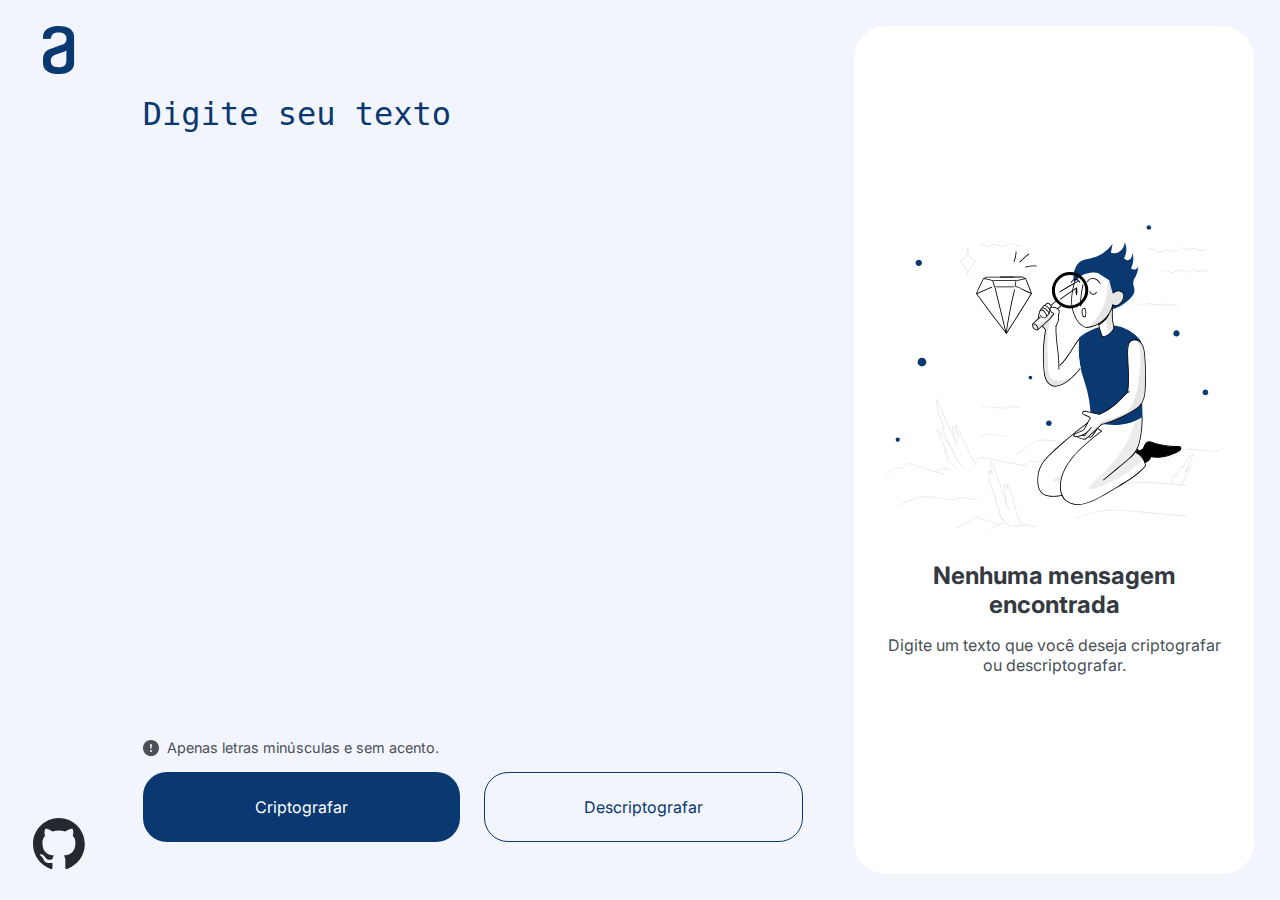
<file: index.html>
<!DOCTYPE html>
<html lang="pt-BR">
<head>
    <meta charset="UTF-8">
    <meta name="viewport" content="width=device-width, initial-scale=1.0">
    <title>Challenge ONE: Decodificador De Texto</title>
    <link rel="stylesheet" href=".\public\style.css">
    <link rel="preconnect" href="https://fonts.googleapis.com">
    <link rel="preconnect" href="https://fonts.gstatic.com" crossorigin>
    <link href="https://fonts.googleapis.com/css2?family=Inter:ital,opsz,wght@0,14..32,100..900;1,14..32,100..900&display=swap" rel="stylesheet">
</head>
<body>
    <div id='content'>
        <div id="sideBar">
            <a href="." id="logo"><svg width="32" height="48" viewBox="0 0 32 48" fill="none" xmlns="http://www.w3.org/2000/svg">
                <path fill-rule="evenodd" clip-rule="evenodd" d="M23.3958 23.6529C23.3524 23.9311 23.2466 24.1959 23.0863 24.4275C22.926 24.659 22.7154 24.8512 22.4703 24.9898C21.9766 25.3086 21.5447 25.468 21.1077 25.6274C20.177 25.9488 19.1974 26.2702 18.1613 26.643C17.0687 27.0157 16.0891 27.3885 15.215 27.6585C14.1249 28.0313 13.0888 28.3526 12.1041 28.7254C11.3633 29.0425 10.6674 29.4556 10.0345 29.9544C9.44584 30.4877 8.93212 31.0983 8.50734 31.7695C8.07027 32.515 7.79518 33.4766 7.79518 34.5975C7.79518 36.842 8.34022 38.5491 9.43289 39.6161C10.523 40.7396 12.5438 41.2718 15.5389 41.2718C18.5933 41.2718 20.6655 40.6856 21.7607 39.5107C22.8482 38.3357 23.3932 36.6826 23.3932 34.5487V23.6529H23.3958ZM15.5415 0C20.8891 0 24.815 1.01553 27.3217 3.09802C29.831 5.12908 31.0856 7.74119 31.0856 10.8366V37.2148C31.0856 38.2817 30.8696 39.4567 30.4891 40.737C30.1035 42.0225 29.3425 43.1949 28.1418 44.2592C26.9977 45.3313 25.4166 46.2389 23.3984 46.933C21.3802 47.6272 18.7629 48 15.5441 48C12.3304 48 9.70798 47.6272 7.69234 46.933C5.6767 46.2389 4.09298 45.3313 2.9489 44.2592C1.8846 43.3001 1.07834 42.089 0.604178 40.737C0.218532 39.4592 0 38.2843 0 37.2174V33.001C0 30.7565 0.599036 28.674 1.79968 26.8563C3.00032 24.9898 4.68945 23.7095 6.8722 22.9073C7.96229 22.5345 9.21693 22.1618 10.6335 21.681C12.0527 21.1976 13.3588 20.7169 14.6699 20.2927C15.9811 19.8633 17.1252 19.434 18.1048 19.0586C18.6959 18.8221 19.2963 18.6094 19.9044 18.421L20.8866 17.9402C21.2722 17.7268 21.6501 17.4055 22.0332 16.9787C22.4137 16.5545 22.7402 16.0737 23.0153 15.5389C23.306 14.9599 23.4557 14.3203 23.4524 13.6724V11.9627C23.4564 11.3361 23.3249 10.716 23.0667 10.145C22.8508 9.5023 22.4137 8.91612 21.8147 8.38393C21.2156 7.84917 20.3955 7.42239 19.416 7.09845C18.4338 6.78222 17.1278 6.62025 15.6521 6.62025C12.5977 6.62025 10.5795 7.21157 9.48945 8.43535C8.5639 9.50488 8.01885 10.8392 7.91087 12.3329C7.91087 12.6543 7.63835 12.8677 7.30927 12.8677L0.658168 12.9757C0.500177 12.9764 0.348309 12.9146 0.235632 12.8039C0.122956 12.6931 0.0585941 12.5423 0.0565613 12.3844V10.8418C0.0565613 9.3429 0.331655 7.95458 0.930691 6.62025C1.5323 5.28334 2.46042 4.16497 3.71248 3.20086C4.96711 2.24189 6.60482 1.44231 8.56647 0.907552C10.4767 0.26481 12.8214 0 15.5466 0H15.5415Z" fill="#0A3871"/></svg>
            </a>
            <a href="https://github.com/Kartoffel0"><svg preserveAspectRatio="none" viewBox="0 0 98 98" width="52" height="52" xmlns="http://www.w3.org/2000/svg">
                <path fill-rule="evenodd" clip-rule="evenodd" d="M48.854 0C21.839 0 0 22 0 49.217c0 21.756 13.993 40.172 33.405 46.69 2.427.49 3.316-1.059 3.316-2.362 0-1.141-.08-5.052-.08-9.127-13.59 2.934-16.42-5.867-16.42-5.867-2.184-5.704-5.42-7.17-5.42-7.17-4.448-3.015.324-3.015.324-3.015 4.934.326 7.523 5.052 7.523 5.052 4.367 7.496 11.404 5.378 14.235 4.074.404-3.178 1.699-5.378 3.074-6.6-10.839-1.141-22.243-5.378-22.243-24.283 0-5.378 1.94-9.778 5.014-13.2-.485-1.222-2.184-6.275.486-13.038 0 0 4.125-1.304 13.426 5.052a46.97 46.97 0 0 1 12.214-1.63c4.125 0 8.33.571 12.213 1.63 9.302-6.356 13.427-5.052 13.427-5.052 2.67 6.763.97 11.816.485 13.038 3.155 3.422 5.015 7.822 5.015 13.2 0 18.905-11.404 23.06-22.324 24.283 1.78 1.548 3.316 4.481 3.316 9.126 0 6.6-.08 11.897-.08 13.526 0 1.304.89 2.853 3.316 2.364 19.412-6.52 33.405-24.935 33.405-46.691C97.707 22 75.788 0 48.854 0z" fill="#24292f"/></svg>
            </a>
        </div>
        <div id="inputArea">
            <div id="inputField">
                <textarea name="textInput" id="textInput" placeholder="Digite seu texto"></textarea>
            </div>
            <div id="inputWarning">
                <svg width="16" height="16" viewBox="0 0 16 16" fill="none" xmlns="http://www.w3.org/2000/svg">
                        <g clip-path="url(#clip0_2_231)">
                        <path d="M16 8C16 10.1217 15.1571 12.1566 13.6569 13.6569C12.1566 15.1571 10.1217 16 8 16C5.87827 16 3.84344 15.1571 2.34315 13.6569C0.842855 12.1566 0 10.1217 0 8C0 5.87827 0.842855 3.84344 2.34315 2.34315C3.84344 0.842855 5.87827 0 8 0C10.1217 0 12.1566 0.842855 13.6569 2.34315C15.1571 3.84344 16 5.87827 16 8ZM8 4C7.87361 4.00007 7.74863 4.02662 7.63312 4.07793C7.51761 4.12924 7.41413 4.20418 7.32934 4.29791C7.24456 4.39165 7.18035 4.5021 7.14084 4.62217C7.10134 4.74223 7.08743 4.86923 7.1 4.995L7.45 8.502C7.46176 8.63977 7.5248 8.76811 7.62664 8.86164C7.72849 8.95516 7.86173 9.00705 8 9.00705C8.13827 9.00705 8.27151 8.95516 8.37336 8.86164C8.4752 8.76811 8.53824 8.63977 8.55 8.502L8.9 4.995C8.91257 4.86923 8.89866 4.74223 8.85915 4.62217C8.81965 4.5021 8.75544 4.39165 8.67066 4.29791C8.58587 4.20418 8.48239 4.12924 8.36688 4.07793C8.25137 4.02662 8.12639 4.00007 8 4ZM8.002 10C7.73678 10 7.48243 10.1054 7.29489 10.2929C7.10736 10.4804 7.002 10.7348 7.002 11C7.002 11.2652 7.10736 11.5196 7.29489 11.7071C7.48243 11.8946 7.73678 12 8.002 12C8.26722 12 8.52157 11.8946 8.70911 11.7071C8.89664 11.5196 9.002 11.2652 9.002 11C9.002 10.7348 8.89664 10.4804 8.70911 10.2929C8.52157 10.1054 8.26722 10 8.002 10Z" fill="#495057"/>
                        </g>
                        <defs>
                        <clipPath id="clip0_2_231">
                        <rect width="16" height="16" fill="white"/>
                        </clipPath>
                        </defs>
                </svg>
                <p>Apenas letras minúsculas e sem acento.</p>
            </div>
            <div id="inputButtons">
                <button id="encryptBtn">
                    Criptografar
                </button>
                <button id="decryptBtn">
                    Descriptografar
                </button>
            </div>
        </div>
        <div id="outputArea">
            <div id="outputNoData">
                    <svg width="336" height="304" viewBox="0 0 336 304" fill="none" xmlns="http://www.w3.org/2000/svg">
                        <g clip-path="url(#clip0_2_1323)">
                        <path d="M0.675649 249.836C3.6088 248.4 4.854 244.589 8.03619 243.595C11.3014 242.574 14.9263 244.589 17.9148 242.38C19.2153 241.414 20.1838 239.812 21.7611 239.232C23.1447 238.735 24.5836 239.287 25.9118 239.702C27.0463 240.061 28.1808 240.392 29.3153 240.751C33.8811 242.159 38.4192 243.54 42.9849 244.948C48.1594 246.522 53.3063 248.124 58.4808 249.698C58.9789 249.864 59.2002 249.063 58.7021 248.897C49.2386 245.998 39.8027 243.098 30.3392 240.199C28.1255 239.536 25.8288 238.514 23.5321 238.238C21.9271 238.045 20.6543 238.68 19.5197 239.729C17.9425 241.193 16.7526 242.546 14.4559 242.656C12.5466 242.767 10.6649 242.27 8.75563 242.574C4.82632 243.181 3.60879 247.461 0.288249 249.091C-0.209832 249.367 0.205238 250.085 0.675649 249.836Z" fill="#E8E8E8"/>
                        <path d="M50.4007 246.357C52.3654 246.854 53.915 244.893 55.6859 244.313C58.0656 243.512 60.6114 243.844 62.7697 245.086C63.2402 245.362 63.6552 244.644 63.1848 244.368C61.3585 243.291 59.2832 242.85 57.1802 243.126C56.267 243.236 55.4092 243.485 54.5791 243.844C53.3892 244.368 52.0057 245.887 50.6221 245.556C50.0963 245.418 49.875 246.219 50.4007 246.357Z" fill="#E8E8E8"/>
                        <path d="M71.7353 244.286C69.8813 242.767 68.1103 241.138 66.4501 239.398C65.6753 238.597 64.9282 237.741 64.2087 236.885C63.7936 236.388 63.3786 235.891 62.9912 235.394C62.7145 235.035 62.4377 234.676 62.1887 234.317C61.746 233.875 61.746 233.323 62.2164 232.715C62.5484 232.853 63.0742 232.522 62.7975 232.135C61.1095 229.871 59.8643 227.386 59.0619 224.679C58.8958 224.845 58.7298 225.011 58.5638 225.176C59.4769 225.425 60.141 225.894 60.6391 226.668C60.9158 227.109 61.6353 226.723 61.3586 226.253C57.2356 219.129 53.8597 211.618 51.3139 203.803C51.0926 203.941 50.8435 204.079 50.6221 204.217C62.2164 215.594 67.4739 231.417 77.2418 244.148C77.5739 244.562 78.2933 244.148 77.9613 243.733C68.1657 230.948 62.8528 215.07 51.2032 203.637C50.9265 203.361 50.3731 203.637 50.5115 204.051C53.0849 211.949 56.4608 219.516 60.6391 226.695C60.8882 226.557 61.1095 226.419 61.3586 226.281C60.7221 225.315 59.892 224.679 58.7852 224.403C58.4808 224.32 58.1764 224.597 58.2871 224.9C59.1172 227.662 60.3901 230.23 62.1057 232.55C62.2994 232.356 62.4931 232.163 62.6868 231.97C61.912 231.611 61.0542 231.97 60.8605 232.881C60.6115 234.179 62.1887 235.615 62.9082 236.526C65.3709 239.591 68.1657 242.38 71.2095 244.865C71.5692 245.197 72.1503 244.617 71.7353 244.286Z" fill="#E8E8E8"/>
                        <path d="M68.8297 227.027C63.7382 219.433 59.6152 211.286 56.5714 202.671C56.4884 202.836 56.3777 203.002 56.2947 203.168C57.2355 202.947 58.038 203.306 58.5637 204.134C58.8404 204.604 59.5045 204.19 59.2832 203.72C54.9941 194.469 50.6221 184.832 50.9265 174.421C50.6774 174.504 50.4007 174.559 50.1517 174.642C57.5399 189.83 64.5684 205.211 71.2095 220.731C71.4032 221.172 72.1226 220.841 71.9566 220.399C70.8497 217.085 69.7706 213.744 68.6637 210.43C68.138 208.801 67.5845 207.2 67.0588 205.57C66.6991 204.493 65.9243 202.146 67.4739 201.566C67.3078 201.511 67.1695 201.428 67.0034 201.373C68.9958 205.266 70.9604 209.16 72.9527 213.054C73.2018 213.523 73.9213 213.109 73.6722 212.64C71.5139 208.415 70.5177 203.748 70.7114 198.998C70.4347 199.026 70.158 199.081 69.9089 199.108C75.6645 213.385 82.3333 227.303 89.8322 240.751C90.0812 241.22 90.8007 240.806 90.5516 240.337C83.0804 226.944 76.4393 213.109 70.7114 198.888C70.5454 198.473 69.9089 198.501 69.9089 198.998C69.7152 203.886 70.7667 208.663 72.9804 213.054C73.2295 212.916 73.4508 212.778 73.6999 212.64C71.7075 208.746 69.7429 204.852 67.7506 200.959C67.6676 200.821 67.4462 200.71 67.2802 200.765C64.513 201.787 66.284 205.736 66.8928 207.586C68.3317 211.922 69.7429 216.285 71.1818 220.62C71.4308 220.51 71.6799 220.399 71.9289 220.289C65.2878 204.769 58.2593 189.388 50.8711 174.2C50.6774 173.814 50.0963 174.035 50.0963 174.421C49.7643 184.97 54.2193 194.773 58.5637 204.134C58.8128 203.996 59.0341 203.858 59.2832 203.72C58.5637 202.588 57.4015 202.091 56.0733 202.367C55.8519 202.422 55.7136 202.671 55.7966 202.864C58.8681 211.535 63.0188 219.764 68.138 227.413C68.4147 227.883 69.1341 227.468 68.8297 227.027Z" fill="#E8E8E8"/>
                        <path d="M14.1515 280.405C23.7257 275.794 33.8257 271.099 44.7558 272.204C49.9303 272.728 54.9388 274.22 60.0856 274.882C62.6867 275.214 65.3155 275.352 67.9166 275.048C70.3517 274.744 72.6484 273.861 75.0281 273.336C78.0996 272.646 80.8944 273.364 83.8552 274.192C86.2903 274.855 88.6977 275.407 91.2157 274.827C91.7415 274.717 91.5201 273.916 90.9944 274.026C85.9582 275.214 81.2264 271.596 76.1349 272.314C73.6169 272.673 71.2648 273.667 68.7744 274.109C66.1456 274.551 63.4615 274.496 60.8051 274.164C55.5752 273.557 50.4837 272.01 45.2262 271.431C40.0517 270.851 34.9325 271.513 29.9794 272.949C24.3345 274.606 18.9939 277.147 13.7364 279.687C13.2383 279.908 13.6811 280.626 14.1515 280.405Z" fill="#E8E8E8"/>
                        <path d="M70.3241 303.297C73.5616 301.917 76.7438 300.398 79.8153 298.686C81.4202 297.775 82.9975 296.836 84.5747 295.842C85.986 294.93 87.3972 293.632 88.9468 292.97C90.6901 292.252 93.3188 293.605 95.0621 294.13C96.9161 294.709 98.7701 295.262 100.596 295.842C104.387 297.001 108.178 298.161 111.942 299.321C112.44 299.487 112.661 298.686 112.163 298.52C108.123 297.278 104.055 296.035 100.015 294.792C98.0783 294.185 96.1413 293.605 94.2043 292.997C92.7101 292.528 90.8284 291.561 89.2512 291.948C87.7846 292.307 86.4564 293.577 85.2112 294.406C83.6062 295.455 81.946 296.477 80.2857 297.443C76.9375 299.349 73.4786 301.061 69.909 302.552C69.4109 302.773 69.8537 303.491 70.3241 303.297Z" fill="#E8E8E8"/>
                        <path d="M104.747 304.154C106.85 303.104 108.953 302.027 111.056 300.978C112.993 299.984 115.068 298.658 117.282 298.465C119.523 298.244 121.267 299.708 123.204 300.564C124.836 301.282 126.607 301.696 128.378 301.806C132.529 302.027 136.403 299.956 140.526 300.177C143.819 300.37 147.139 303.077 150.377 301.365C150.847 301.116 150.432 300.398 149.962 300.647C147.942 301.724 145.756 300.674 143.763 300.039C142.048 299.487 140.387 299.238 138.589 299.432C134.327 299.873 130.426 301.668 126.054 300.647C122.429 299.818 119.662 296.808 115.76 297.94C113.961 298.465 112.274 299.459 110.613 300.288C108.51 301.337 106.407 302.414 104.304 303.463C103.862 303.684 104.277 304.402 104.747 304.154Z" fill="#E8E8E8"/>
                        <path d="M120.907 298.161C119.191 296.67 117.642 295.013 116.369 293.108C115.788 292.252 115.262 291.34 114.764 290.429C114.515 289.96 114.294 289.49 114.1 289.021C113.934 288.634 113.768 288.275 113.629 287.889C113.38 287.474 113.491 287.088 113.962 286.729C114.211 286.618 114.46 286.508 114.709 286.397C111.665 281.924 109.756 276.843 109.119 271.486C108.87 271.596 108.649 271.679 108.4 271.79C108.898 272.425 109.396 273.06 109.922 273.723C110.226 274.109 110.807 273.612 110.586 273.225C105.771 264.637 103.197 254.972 103.142 245.142C102.893 245.252 102.672 245.335 102.423 245.445C104.304 246.964 105.743 248.842 106.629 251.079C106.878 250.968 107.127 250.858 107.376 250.747C105.217 246.191 104.775 241.055 106.048 236.195C105.771 236.195 105.522 236.195 105.245 236.195C110.918 252.404 116.563 268.586 122.235 284.796C122.401 285.293 123.204 285.072 123.038 284.575C120.188 276.263 118.776 267.537 118.859 258.728C118.61 258.838 118.389 258.921 118.14 259.032C119.828 260.55 120.879 262.456 121.267 264.693C121.35 265.162 122.097 265.052 122.069 264.582C121.986 262.898 121.876 261.186 121.793 259.501C121.571 259.612 121.377 259.75 121.156 259.86C122.623 260.799 122.899 263.284 123.37 264.831C123.868 266.488 124.366 268.144 124.892 269.829C125.916 273.253 126.967 276.65 127.991 280.074C130.066 286.895 132.142 293.743 134.217 300.564C134.383 301.061 135.185 300.867 135.019 300.343C132.778 292.997 130.564 285.624 128.323 278.279C127.244 274.689 126.137 271.099 125.058 267.509C124.504 265.659 123.951 263.837 123.397 261.986C123.038 260.854 122.623 259.832 121.599 259.17C121.35 259.004 120.962 259.225 120.962 259.529C121.045 261.213 121.156 262.925 121.239 264.61C121.516 264.582 121.793 264.527 122.042 264.499C121.654 262.124 120.492 260.053 118.693 258.452C118.417 258.203 118.002 258.369 117.974 258.755C117.891 267.62 119.302 276.429 122.18 284.823C122.457 284.741 122.706 284.685 122.982 284.603C117.31 268.393 111.665 252.211 105.992 236.001C105.854 235.642 105.3 235.587 105.19 236.001C103.862 241.11 104.36 246.439 106.601 251.189C106.795 251.603 107.542 251.3 107.348 250.858C106.407 248.483 104.941 246.467 102.921 244.865C102.644 244.645 102.201 244.783 102.201 245.169C102.257 255.138 104.858 264.969 109.756 273.667C109.977 273.502 110.198 273.336 110.42 273.17C109.922 272.535 109.423 271.9 108.898 271.237C108.676 270.961 108.151 271.182 108.178 271.541C108.815 277.064 110.752 282.283 113.879 286.867C114.155 287.254 114.709 287.005 114.626 286.536C114.487 285.762 113.574 285.486 112.938 285.956C111.776 286.784 112.91 288.745 113.325 289.684C114.902 293.191 117.254 296.256 120.16 298.769C120.741 299.072 121.322 298.493 120.907 298.161Z" fill="#E8E8E8"/>
                        <path d="M91.9629 236.222C91.6031 231.031 101.039 234.013 103.668 234.51C107.984 235.311 112.274 236.112 116.59 236.913C125.196 238.514 133.829 240.116 142.435 241.718C142.961 241.828 143.182 241.027 142.656 240.917C132.778 239.067 122.927 237.244 113.048 235.394C108.206 234.483 103.363 233.571 98.5209 232.688C96.7777 232.356 94.7577 231.997 93.1251 232.909C91.8798 233.571 91.0497 234.786 91.1604 236.222C91.1604 236.747 92.0182 236.747 91.9629 236.222Z" fill="#E8E8E8"/>
                        <path d="M136.707 240.806C139.585 241.11 141.356 238.376 143.597 237.051C145.507 235.946 147.167 236.802 149.132 237.189C151.318 237.631 153.559 237.686 155.773 237.41C156.298 237.354 156.298 236.526 155.773 236.581C153.282 236.885 150.792 236.775 148.357 236.167C146.89 235.78 145.562 235.311 144.096 235.891C141.494 236.885 139.723 240.309 136.707 239.978C136.182 239.923 136.182 240.751 136.707 240.806Z" fill="#E8E8E8"/>
                        <path d="M189.476 293.909C196.117 291.589 202.814 289.269 209.676 287.612C216.843 285.9 224.065 285.21 231.426 285.431C238.703 285.652 245.925 286.48 253.175 287.143C260.453 287.833 267.73 288.496 275.008 289.187C283.365 289.96 291.749 290.733 300.106 291.534C300.631 291.589 300.631 290.761 300.106 290.705C285.191 289.325 270.276 287.944 255.334 286.536C240.972 285.21 226.528 283.249 212.222 286.204C204.363 287.833 196.781 290.484 189.227 293.108C188.757 293.273 188.978 294.074 189.476 293.909Z" fill="#E8E8E8"/>
                        <path d="M218.725 266.736C223.678 265.687 228.326 263.616 233.003 261.738C238.011 259.75 243.075 258.369 248.443 257.9C253.867 257.43 259.318 257.706 264.714 258.038C270.138 258.369 275.561 258.756 281.012 259.142C287.349 259.612 293.714 260.136 300.05 260.689C300.576 260.744 300.576 259.915 300.05 259.86C288.816 258.866 277.581 258.01 266.319 257.292C255.61 256.602 245.068 256.326 234.857 260.109C229.433 262.125 224.176 264.693 218.476 265.908C218.005 266.046 218.199 266.847 218.725 266.736Z" fill="#E8E8E8"/>
                        <path d="M282.507 234.897C286.464 231.887 290.642 228.932 295.069 226.668C297.228 225.563 299.552 224.679 301.987 224.486C304.616 224.265 307.245 224.79 309.818 225.121C315.048 225.756 320.306 226.143 325.563 226.474C329.05 226.695 333.477 227.192 335.94 224.155C336.272 223.74 335.691 223.161 335.359 223.575C332.564 227.027 326.67 225.729 322.851 225.48C317.594 225.121 312.392 224.624 307.162 223.961C304.92 223.685 302.707 223.464 300.465 223.879C298.252 224.265 296.176 225.149 294.212 226.198C289.95 228.462 285.91 231.279 282.064 234.206C281.677 234.51 282.092 235.228 282.507 234.897Z" fill="#E8E8E8"/>
                        <path d="M130.177 230.34C134.106 227.386 138.063 224.458 141.992 221.504C145.756 218.687 149.27 215.732 154.195 215.484C158.844 215.263 163.604 215.788 168.225 216.174C173.206 216.588 178.159 217.141 183.084 217.831C187.235 218.411 192.188 219.957 196.117 217.803C196.588 217.555 196.173 216.837 195.702 217.085C193.682 218.19 191.441 218.19 189.2 217.914C186.792 217.61 184.385 217.196 181.977 216.864C177.329 216.229 172.652 215.705 167.948 215.318C163.327 214.931 158.54 214.379 153.919 214.655C149.63 214.904 146.448 217.113 143.099 219.626C138.644 222.94 134.217 226.281 129.762 229.595C129.347 229.954 129.762 230.672 130.177 230.34Z" fill="#E8E8E8"/>
                        <path d="M285.855 259.529C286.104 257.706 286.464 255.939 286.99 254.172C287.239 253.343 287.488 252.515 287.82 251.686C288.013 251.189 288.539 250.361 289.259 250.554C289.618 250.665 289.784 251.907 289.812 252.156C289.867 252.598 290.476 252.736 290.614 252.266C291.915 248.041 293.409 243.402 297.394 240.944C297.173 240.834 296.979 240.696 296.757 240.585C296.757 241.276 296.73 241.994 296.73 242.684C296.73 243.071 297.311 243.264 297.505 242.905C299.967 237.796 302.651 232.439 307.632 229.346C307.439 229.181 307.217 229.043 307.023 228.877C304.533 235.311 301.628 241.579 298.335 247.655C298.113 248.041 298.667 248.538 298.999 248.152C300.853 245.943 302.734 243.733 305.17 242.132C304.976 241.938 304.782 241.745 304.588 241.552C301.517 248.014 298.169 254.31 294.488 260.44C294.212 260.909 294.931 261.324 295.208 260.854C298.86 254.724 302.236 248.428 305.308 241.966C305.474 241.635 305.114 241.138 304.727 241.386C302.236 243.043 300.299 245.28 298.39 247.544C298.611 247.71 298.833 247.876 299.054 248.041C302.375 241.911 305.308 235.587 307.826 229.07C307.964 228.739 307.494 228.435 307.217 228.601C302.098 231.776 299.331 237.216 296.785 242.463C297.034 242.546 297.311 242.601 297.56 242.684C297.56 241.994 297.588 241.276 297.588 240.585C297.588 240.282 297.228 240.061 296.951 240.226C292.801 242.794 291.168 247.599 289.812 252.045C290.089 252.073 290.365 252.128 290.614 252.156C290.476 250.747 289.203 248.345 287.654 250.14C286.879 251.051 286.574 252.542 286.242 253.675C285.689 255.497 285.302 257.375 285.025 259.28C284.997 259.833 285.772 260.053 285.855 259.529Z" fill="#E8E8E8"/>
                        <path d="M92.5164 212.916C94.6747 211.756 96.8608 210.596 99.2405 209.961C101.759 209.298 104.249 209.519 106.767 209.851C111.776 210.513 116.784 211.176 121.765 211.839C122.291 211.922 122.291 211.093 121.765 211.01C116.424 210.292 111.056 209.519 105.716 208.884C103.253 208.58 100.901 208.58 98.521 209.271C96.252 209.933 94.149 211.066 92.0737 212.17C91.6032 212.474 92.046 213.164 92.5164 212.916Z" fill="#E8E8E8"/>
                        <path d="M260.84 25.6074C262.833 23.923 265.627 24.2543 267.813 25.3313C269.474 26.1321 270.83 27.7614 272.767 27.8442C274.565 27.8994 276.059 26.6844 277.581 25.8836C278.605 25.3589 279.657 24.9999 280.819 25.2484C282.064 25.497 283.143 26.2149 284.278 26.712C288.013 28.3413 290.504 26.0769 293.658 24.2819C294.544 23.7849 295.485 23.3431 296.508 23.2602C297.809 23.1498 298.971 23.7297 300.133 24.2267C301.96 24.9999 303.343 25.3037 305.197 24.5581C307.106 23.8125 308.656 23.923 310.565 24.6133C311.783 25.0551 312.945 25.6074 314.218 25.8836C316.127 26.3254 318.175 26.2149 319.614 24.7514C320.001 24.3648 319.392 23.7849 319.033 24.1715C317.179 26.0493 314.356 25.1656 312.226 24.3372C310.067 23.5087 307.854 22.6251 305.557 23.4811C304.118 24.0334 303.149 24.42 301.6 23.8953C300.548 23.5364 299.58 22.9565 298.501 22.6527C296.868 22.1556 295.346 22.4318 293.852 23.1774C292.136 24.0334 290.642 25.3865 288.843 26.1045C286.464 27.0434 284.61 25.8007 282.451 24.8895C280.874 24.2267 279.38 24.1163 277.803 24.8066C275.893 25.6627 274.039 27.5404 271.798 26.7396C270.608 26.3254 269.667 25.3589 268.588 24.7514C267.675 24.2543 266.679 23.8953 265.655 23.702C263.69 23.3431 261.781 23.6744 260.231 24.9723C259.844 25.3865 260.453 25.9664 260.84 25.6074Z" fill="#E8E8E8"/>
                        <path d="M270.802 44.468C271.328 44.468 271.328 43.6395 270.802 43.6395C270.276 43.6395 270.276 44.468 270.802 44.468Z" fill="#E8E8E8"/>
                        <path d="M276.336 47.478C277.637 45.1307 280.708 46.2629 282.617 47.0361C284.527 47.8093 286.242 48.2788 288.262 47.5884C289.923 47.0085 291.417 45.9039 293.132 45.5173C295.512 44.9651 296.868 46.9809 299.026 47.4504C302.402 48.1959 305.806 44.4404 308.988 46.0144C309.874 46.4562 310.482 47.0361 311.534 46.9533C312.502 46.8981 313.388 46.4286 314.329 46.2077C316.957 45.6002 319.697 46.0696 322.049 47.3675C322.519 47.616 322.934 46.8981 322.464 46.6495C320.97 45.8211 319.365 45.324 317.677 45.1584C316.819 45.0755 315.934 45.1031 315.076 45.2412C314.052 45.3793 313.111 45.8211 312.115 46.0144C310.759 46.2629 310.178 45.6002 309.071 45.1307C308.518 44.9098 307.909 44.7994 307.328 44.827C305.944 44.8822 304.616 45.4621 303.343 45.9316C301.711 46.5391 299.967 47.119 298.307 46.2905C296.896 45.6002 295.789 44.5508 294.129 44.5508C290.697 44.5785 288.29 47.8646 284.665 46.8705C281.981 46.1249 277.664 43.5015 275.672 47.0361C275.368 47.5332 276.087 47.9474 276.336 47.478Z" fill="#E8E8E8"/>
                        <path d="M249.495 80.5323C251.46 78.9859 253.701 79.0688 255.859 80.0629C257.049 80.6152 258.322 81.1399 259.567 80.3943C260.287 79.9524 260.757 79.2621 261.615 79.0136C262.528 78.7374 263.497 78.9307 264.382 79.1516C265.959 79.5382 267.481 80.2286 269.114 80.339C271.051 80.4771 272.822 79.6487 274.704 79.4554C276.724 79.2621 278.135 80.4771 280.016 80.7532C281.843 81.0018 283.254 79.5382 285.08 79.8144C287.294 80.1457 289.48 80.8913 291.666 81.4436C292.192 81.5817 292.413 80.7809 291.887 80.6428C289.591 80.0629 287.211 79.1792 284.859 78.9307C282.867 78.7098 281.428 80.339 279.435 79.7315C277.581 79.1792 276.253 78.3784 274.261 78.6546C272.13 78.9583 270.193 79.7867 268.007 79.3173C266.319 78.9583 264.687 78.1575 262.943 78.0471C262.307 78.0194 261.643 78.0747 261.034 78.3232C260.259 78.627 259.844 79.2621 259.125 79.6763C257.464 80.6428 255.223 78.5993 253.452 78.4613C251.764 78.3232 250.215 78.9031 248.886 79.9248C248.471 80.2838 249.08 80.8637 249.495 80.5323Z" fill="#E8E8E8"/>
                        <path d="M90.8561 20.2779C91.3819 20.2779 91.3819 19.4495 90.8561 19.4495C90.3303 19.4495 90.3303 20.2779 90.8561 20.2779Z" fill="#E8E8E8"/>
                        <path d="M93.2911 20.913C93.7892 18.4553 97.0544 20.0293 98.2442 20.7749C99.6001 21.6309 101.039 22.4041 102.699 21.9347C104.498 21.41 105.715 19.8636 107.708 19.7532C109.589 19.6703 111.416 20.5264 113.187 21.0786C114.709 21.5481 116.314 21.8795 117.891 21.4929C119.745 21.051 121.322 19.7532 123.204 19.4218C126.912 18.7866 130.26 21.7966 134.023 20.6368C134.521 20.4711 134.327 19.6703 133.802 19.836C129.872 21.0786 126.137 17.5992 122.152 18.8419C120.104 19.477 118.389 20.913 116.147 20.8301C114.072 20.7473 112.191 19.7532 110.226 19.2561C108.676 18.8695 107.099 18.759 105.605 19.4494C104.747 19.836 104 20.4711 103.142 20.8853C101.731 21.5481 100.541 21.1615 99.2681 20.4435C97.8845 19.6427 96.6946 18.7038 95.0067 18.8419C93.8168 18.9247 92.7653 19.5322 92.5439 20.7473C92.4056 21.2167 93.2081 21.4376 93.2911 20.913Z" fill="#E8E8E8"/>
                        <path d="M95.8093 182.153C99.1021 180.773 102.423 183.23 105.743 183.396C107.459 183.479 109.119 183.065 110.807 182.733C112.938 182.319 114.764 182.291 116.812 183.147C118.057 183.672 119.191 184.003 120.464 183.506C121.184 183.23 121.793 182.761 122.512 182.512C123.314 182.236 124.145 182.181 125.002 182.181C127.963 182.236 130.924 183.258 133.746 181.932C134.217 181.711 133.802 180.994 133.331 181.214C130.315 182.623 126.967 181.076 123.785 181.408C122.263 181.573 121.267 182.457 119.856 182.871C118.168 183.368 116.507 181.932 114.847 181.684C111.277 181.132 107.902 183.12 104.304 182.402C101.427 181.822 98.521 180.137 95.5879 181.38C95.1175 181.573 95.3389 182.374 95.8093 182.153Z" fill="#E8E8E8"/>
                        <path d="M35.9841 141.477C38.3987 141.477 40.3562 139.524 40.3562 137.114C40.3562 134.705 38.3987 132.751 35.9841 132.751C33.5695 132.751 31.6121 134.705 31.6121 137.114C31.6121 139.524 33.5695 141.477 35.9841 141.477Z" fill="#0A3871"/>
                        <path d="M290.476 111.488C292.172 111.488 293.548 110.116 293.548 108.423C293.548 106.73 292.172 105.358 290.476 105.358C288.78 105.358 287.405 106.73 287.405 108.423C287.405 110.116 288.78 111.488 290.476 111.488Z" fill="#0A3871"/>
                        <path d="M262.833 4.70331C264.086 4.70331 265.102 3.68952 265.102 2.43894C265.102 1.18836 264.086 0.174561 262.833 0.174561C261.579 0.174561 260.564 1.18836 260.564 2.43894C260.564 3.68952 261.579 4.70331 262.833 4.70331Z" fill="#0A3871"/>
                        <path d="M162.884 201.069C164.443 201.069 165.707 199.808 165.707 198.252C165.707 196.697 164.443 195.436 162.884 195.436C161.325 195.436 160.062 196.697 160.062 198.252C160.062 199.808 161.325 201.069 162.884 201.069Z" fill="#0A3871"/>
                        <path d="M32.7742 41.0991C34.5622 41.0991 36.0117 39.6526 36.0117 37.8682C36.0117 36.0838 34.5622 34.6373 32.7742 34.6373C30.9861 34.6373 29.5366 36.0838 29.5366 37.8682C29.5366 39.6526 30.9861 41.0991 32.7742 41.0991Z" fill="#0A3871"/>
                        <path d="M144.4 154.456C145.424 154.456 146.254 153.628 146.254 152.606C146.254 151.584 145.424 150.756 144.4 150.756C143.376 150.756 142.546 151.584 142.546 152.606C142.546 153.628 143.376 154.456 144.4 154.456Z" fill="#0A3871"/>
                        <path d="M319.392 170.196C320.951 170.196 322.215 168.935 322.215 167.38C322.215 165.824 320.951 164.563 319.392 164.563C317.834 164.563 316.57 165.824 316.57 167.38C316.57 168.935 317.834 170.196 319.392 170.196Z" fill="#0A3871"/>
                        <path d="M11.7441 216.754C12.9056 216.754 13.8471 215.814 13.8471 214.655C13.8471 213.496 12.9056 212.557 11.7441 212.557C10.5827 212.557 9.64111 213.496 9.64111 214.655C9.64111 215.814 10.5827 216.754 11.7441 216.754Z" fill="#0A3871"/>
                        <path d="M97.7461 53.6636C95.3387 58.5514 92.9036 63.4391 90.4962 68.3269C100.458 81.6646 110.419 94.9747 120.381 108.312C122.955 104.419 125.5 100.442 128.074 96.4383C134.134 86.9389 139.917 77.5501 145.451 68.244C143.57 63.4667 141.66 58.6618 139.779 53.8846C138.561 53.2494 137.344 52.6419 136.126 52.0068C124.338 52.0344 112.55 52.062 100.79 52.0896C99.7384 52.6419 98.7422 53.1666 97.7461 53.6636Z" fill="white"/>
                        <path d="M90.8283 68.5478C92.9313 63.9362 95.0897 59.3522 97.3034 54.7959C97.5247 54.3264 96.8329 53.8846 96.5839 54.3816C94.3702 58.938 92.2118 63.522 90.1088 68.1336C89.8874 68.603 90.6069 69.0449 90.8283 68.5478Z" fill="black"/>
                        <path d="M90.2748 69.0448C100.015 82.3826 109.949 95.5546 120.077 108.616C120.409 109.03 120.99 108.451 120.658 108.036C110.585 95.03 100.707 81.9131 90.9943 68.6306C90.6899 68.2164 89.9705 68.6306 90.2748 69.0448Z" fill="black"/>
                        <path d="M97.4971 54.3264C98.6592 53.7189 99.7938 53.0837 100.956 52.4762C101.426 52.2277 101.011 51.5097 100.541 51.7583C99.3787 52.3658 98.2442 53.0009 97.082 53.6084C96.5839 53.8846 97.0266 54.5749 97.4971 54.3264Z" fill="black"/>
                        <path d="M101.648 52.5314C110.281 52.5314 118.942 52.5314 127.576 52.5314C128.101 52.5314 128.101 51.703 127.576 51.703C118.942 51.703 110.281 51.703 101.648 51.703C101.122 51.703 101.122 52.5314 101.648 52.5314Z" fill="black"/>
                        <path d="M145.839 68.1611C144.095 63.5496 142.297 58.9932 140.443 54.4092C140.249 53.9122 139.447 54.1331 139.64 54.6301C141.494 59.1865 143.293 63.7705 145.036 68.3821C145.23 68.8791 146.032 68.6582 145.839 68.1611Z" fill="black"/>
                        <path d="M144.925 68.5754C136.818 81.8303 128.544 95.0024 120.104 108.064C119.8 108.506 120.519 108.92 120.824 108.478C129.264 95.4166 137.537 82.2721 145.645 68.9896C145.922 68.5478 145.202 68.106 144.925 68.5754Z" fill="black"/>
                        <path d="M139.945 53.5533C138.976 52.9457 138.008 52.3106 137.039 51.7031C136.596 51.4269 136.181 52.1173 136.624 52.4211C137.593 53.0286 138.561 53.6637 139.53 54.2712C140 54.575 140.415 53.857 139.945 53.5533Z" fill="black"/>
                        <path d="M136.098 51.6202C128.876 51.6202 121.654 51.6202 114.459 51.6202C113.934 51.6202 113.934 52.4487 114.459 52.4487C121.682 52.4487 128.904 52.4487 136.098 52.4487C136.624 52.4487 136.624 51.6202 136.098 51.6202Z" fill="black"/>
                        <path d="M91.1605 68.962C96.1136 66.8357 101.067 64.7094 106.02 62.5831C106.518 62.3622 106.075 61.6718 105.605 61.8651C100.652 63.9914 95.6985 66.1177 90.7454 68.244C90.275 68.465 90.69 69.1829 91.1605 68.962Z" fill="black"/>
                        <path d="M97.6354 54.0779C100.679 54.5473 103.668 55.2101 106.628 56.0385C107.154 56.1766 107.376 55.3758 106.85 55.2377C103.889 54.3816 100.901 53.7465 97.8567 53.2771C97.331 53.1942 97.0819 53.995 97.6354 54.0779Z" fill="black"/>
                        <path d="M106.407 55.9005C107.071 57.9716 107.652 60.0426 108.15 62.1689C108.261 62.6936 109.064 62.4727 108.953 61.948C108.455 59.8217 107.874 57.7506 107.21 55.6796C107.044 55.1825 106.241 55.3758 106.407 55.9005Z" fill="black"/>
                        <path d="M107.68 55.9833C115.096 55.9833 122.484 55.9833 129.9 55.9833C130.426 55.9833 130.426 55.1548 129.9 55.1548C122.484 55.1548 115.096 55.1548 107.68 55.1548C107.154 55.1548 107.154 55.9833 107.68 55.9833Z" fill="black"/>
                        <path d="M129.54 56.149C129.264 57.6678 128.987 59.2142 128.71 60.733C128.627 61.2577 129.43 61.4786 129.513 60.9539C129.789 59.4351 130.066 57.8887 130.343 56.3699C130.426 55.8452 129.623 55.6243 129.54 56.149Z" fill="black"/>
                        <path d="M108.593 62.2241C115.068 62.2241 121.543 62.2241 128.046 62.2241C128.572 62.2241 128.572 61.3956 128.046 61.3956C121.571 61.3956 115.096 61.3956 108.593 61.3956C108.067 61.3956 108.067 62.2241 108.593 62.2241Z" fill="black"/>
                        <path d="M130.703 55.9833C133.719 55.3482 136.707 54.713 139.723 54.0779C140.249 53.9675 140.028 53.1666 139.502 53.2771C136.486 53.9122 133.497 54.5474 130.481 55.1825C129.955 55.2929 130.177 56.0938 130.703 55.9833Z" fill="black"/>
                        <path d="M129.319 61.9756C132.114 62.4174 134.715 63.9914 137.261 65.1788C139.972 66.4491 142.656 67.7194 145.368 68.9896C145.839 69.2105 146.281 68.4926 145.783 68.2716C142.906 66.9185 140.055 65.5931 137.178 64.24C134.743 63.0802 132.224 61.6166 129.54 61.1748C129.015 61.0919 128.793 61.8927 129.319 61.9756Z" fill="black"/>
                        <path d="M108.842 63.4944C112.44 78.2957 116.009 93.1246 119.606 107.926C119.745 108.451 120.519 108.23 120.409 107.705C116.812 92.9037 113.242 78.0748 109.645 63.2735C109.506 62.7488 108.704 62.9697 108.842 63.4944Z" fill="black"/>
                        <path d="M128.157 64.4885C124.781 78.7375 121.986 93.1522 119.828 107.65C119.745 108.174 120.547 108.395 120.63 107.871C122.788 93.3731 125.583 78.986 128.959 64.7094C129.098 64.1847 128.295 63.9638 128.157 64.4885Z" fill="black"/>
                        <path d="M128.433 36.8466C129.679 33.6709 130.37 30.3296 130.481 26.9054C130.509 26.3807 129.679 26.3807 129.651 26.9054C129.54 30.2467 128.849 33.5052 127.631 36.6257C127.437 37.1227 128.24 37.316 128.433 36.8466Z" fill="black"/>
                        <path d="M134.106 37.3988C136.762 34.3888 139.751 31.7378 143.099 29.5011C143.542 29.1973 143.127 28.4794 142.684 28.7831C139.281 31.0475 136.209 33.7537 133.525 36.8189C133.165 37.2055 133.746 37.7854 134.106 37.3988Z" fill="black"/>
                        <path d="M139.557 42.5075C142.989 41.4858 146.53 41.0992 150.1 41.3753C150.626 41.4029 150.626 40.5745 150.1 40.5469C146.447 40.2707 142.85 40.6573 139.336 41.7067C138.838 41.8724 139.032 42.6732 139.557 42.5075Z" fill="black"/>
                        <path d="M81.2541 23.1498C81.5861 28.6174 78.5146 33.8366 73.5891 36.2114C73.3124 36.3495 73.3401 36.7637 73.5891 36.9294C78.0995 39.6356 80.1749 44.6062 81.3648 49.4939C81.5031 50.0186 82.2779 49.7977 82.1672 49.273C80.922 44.1643 78.7083 39.0004 74.0042 36.2114C74.0042 36.4599 74.0042 36.6808 74.0042 36.9294C79.1787 34.4165 82.4439 28.866 82.0842 23.1498C82.0565 22.6251 81.2264 22.6251 81.2541 23.1498Z" fill="#E8E8E8"/>
                        <path d="M81.5584 23.1498C81.1987 28.8936 84.4639 34.4441 89.6384 36.9294C89.6384 36.6808 89.6384 36.4599 89.6384 36.2114C84.9066 39.028 82.6929 44.1919 81.4477 49.3282C81.3094 49.8529 82.1118 50.0738 82.2502 49.5491C83.4401 44.6338 85.5154 39.6356 90.0535 36.9294C90.3025 36.7913 90.3302 36.3495 90.0535 36.2114C85.128 33.8365 82.0288 28.6174 82.3609 23.1498C82.4162 22.6251 81.5861 22.6251 81.5584 23.1498Z" fill="#E8E8E8"/>
                        <path d="M216.29 230.451C217.258 230.037 218.586 229.429 220.108 228.573C222.654 227.165 223.927 226.447 224.702 225.315C225.698 223.823 225.31 223.023 226.611 221.531C226.805 221.283 227.718 220.316 228.908 219.792C230.955 218.936 232.865 219.957 236.047 221.09C238.98 222.139 241.277 222.636 245.87 223.658C247.696 224.072 249.91 224.486 253.12 225.48C254.033 225.756 254.753 226.005 255.251 226.171C255.306 226.751 255.334 228.242 254.365 229.595C253.922 230.202 253.314 230.699 252.345 231.141C250.104 232.191 247.973 231.997 246.174 231.914C242.3 231.749 243.905 232.301 234.774 232.467C232.782 232.494 231.149 232.494 230.014 232.494C228.603 233.461 227.192 234.455 225.753 235.477C223.318 237.244 220.994 239.011 218.78 240.751C217.95 237.327 217.12 233.875 216.29 230.451Z" fill="black"/>
                        <path d="M204.751 195.105C202.758 196.154 202.537 196.54 195.121 202.837C183.555 212.64 182.282 213.164 171.794 222.305C161.75 231.031 159.868 233.212 157.959 236.084C153.199 243.347 152.148 249.422 151.843 252.377C151.428 256.353 150.875 261.876 154.389 266.239C156.603 268.973 159.481 270.105 160.449 270.464C163.355 271.569 165.734 271.431 170.023 271.127C175.724 270.713 180.068 269.608 181.784 269.139C183.665 268.614 188.037 267.316 193.516 264.61C198.663 262.069 200.877 260.192 207.905 255.47C211.032 253.371 215.653 250.306 221.464 246.771C221.824 244.01 221.52 241.856 221.215 240.503C220.496 237.299 219.029 235.09 217.397 232.66C216.068 230.672 214.795 229.153 213.91 228.159C215.985 226.585 218.697 224.321 221.547 221.283C223.457 219.239 226.473 215.981 228.991 211.397C232.09 205.764 235.189 200.075 233.197 196.154C230.07 189.996 215.183 189.72 204.751 195.105Z" fill="white"/>
                        <path opacity="0.18" d="M229.544 198.115C227.967 201.76 225.366 206.923 221.215 212.446C215.183 220.427 209.095 224.845 199.908 231.39C173.925 249.891 166.952 254.116 167.727 255.884C168.778 258.286 183.416 253.978 185.547 253.343C201.098 248.759 212.554 241.69 219.721 236.526C217.895 233.737 216.068 230.948 214.242 228.187C216.483 226.585 219.583 224.044 222.488 220.261C224.093 218.19 226.528 214.987 228.105 210.154C229.71 205.349 229.766 201.069 229.544 198.115Z" fill="#9B9797"/>
                        <path d="M204.64 195.077C194.789 202.395 185.187 210.072 175.945 218.107C171.518 221.946 167.09 225.784 162.94 229.899C159.259 233.544 155.828 237.576 153.753 242.38C151.594 247.351 150.986 253.095 151.511 258.48C151.954 262.926 153.587 267.399 157.654 269.719C161.916 272.121 167.284 271.873 171.988 271.376C177.771 270.796 183.472 269.387 188.867 267.206C200.904 262.318 210.34 253.178 221.713 247.13C222.184 246.882 221.769 246.164 221.298 246.412C211.807 251.466 203.727 258.756 194.208 263.809C189.227 266.46 183.859 268.393 178.325 269.581C173.206 270.658 167.45 271.486 162.248 270.492C159.813 270.022 157.461 269.028 155.717 267.206C154.029 265.411 153.116 263.064 152.646 260.661C151.622 255.442 152.092 249.533 153.808 244.507C155.524 239.481 158.872 235.256 162.524 231.5C166.315 227.607 170.466 224.017 174.534 220.455C184.357 211.839 194.54 203.61 205.055 195.823C205.47 195.491 205.083 194.773 204.64 195.077Z" fill="black"/>
                        <path d="M177.522 251.686C186.598 248.179 194.817 242.933 202.62 237.189C206.466 234.372 210.257 231.445 214.021 228.518C217.729 225.618 221.27 222.553 224.148 218.825C224.48 218.411 223.761 217.997 223.429 218.411C220.496 222.222 216.815 225.287 213.052 228.242C209.344 231.141 205.609 234.013 201.79 236.802C194.153 242.38 186.156 247.517 177.301 250.913C176.803 251.079 177.024 251.88 177.522 251.686Z" fill="black"/>
                        <path d="M213.606 228.435C218.946 232.909 221.769 239.84 221.021 246.771C220.966 247.296 221.796 247.296 221.852 246.771C222.599 239.647 219.666 232.467 214.187 227.855C213.799 227.496 213.218 228.076 213.606 228.435Z" fill="black"/>
                        <path d="M220.966 239.067C222.543 238.597 223.927 237.272 225.255 236.333C226.915 235.173 228.548 234.013 230.208 232.853C230.651 232.55 230.236 231.832 229.793 232.135C228.299 233.185 226.777 234.262 225.283 235.311C223.899 236.278 222.377 237.769 220.745 238.266C220.219 238.404 220.44 239.205 220.966 239.067Z" fill="black"/>
                        <path d="M216.4 230.837C219.527 229.54 222.405 227.772 225.006 225.591C225.421 225.232 224.812 224.652 224.425 225.011C221.962 227.11 219.195 228.794 216.207 230.037C215.708 230.258 215.93 231.058 216.4 230.837Z" fill="black"/>
                        <path d="M224.702 225.232C225.227 225.232 225.227 224.403 224.702 224.403C224.176 224.403 224.176 225.232 224.702 225.232Z" fill="black"/>
                        <path d="M225.698 224.238C226.168 223.133 226.666 221.918 227.552 221.062C228.742 219.902 230.181 220.068 231.702 220.399C234.525 221.034 237.292 221.918 240.059 222.719C242.633 223.437 245.206 224.072 247.862 224.376C249.412 224.541 250.713 224.735 252.096 225.425C253.12 225.922 254.005 226.419 255.14 226.53C255.666 226.585 255.666 225.757 255.14 225.701C253.618 225.563 252.428 224.514 250.989 224.044C249.55 223.575 247.945 223.603 246.451 223.354C243.186 222.829 240.004 221.835 236.849 220.896C235.3 220.455 233.75 220.013 232.173 219.654C231.011 219.405 229.793 219.101 228.631 219.46C226.611 220.068 225.642 222.222 224.895 224.017C224.702 224.514 225.504 224.735 225.698 224.238Z" fill="black"/>
                        <path d="M230.098 233.461C236.019 232.577 241.885 232.439 247.862 232.329C249.938 232.301 252.151 232.053 253.812 230.699C255.223 229.54 256.025 227.855 255.638 226.06C255.527 225.536 254.725 225.756 254.836 226.281C255.361 228.794 253.092 230.644 250.851 231.197C248.554 231.749 246.064 231.473 243.712 231.528C239.063 231.611 234.47 231.997 229.876 232.688C229.35 232.743 229.599 233.544 230.098 233.461Z" fill="black"/>
                        <path d="M251.1 227.965C253.148 226.502 255.223 225.038 257.271 223.575C257.409 222.636 257.852 220.592 259.54 218.853C260.038 218.328 261.2 217.113 262.943 216.782C264.77 216.423 266.181 217.251 267.758 217.969C270.304 219.129 272.766 219.571 277.637 220.51C281.483 221.228 283.42 221.587 286.187 221.448C289.95 221.228 292.634 220.233 294.239 221.807C294.405 221.973 295.097 222.719 295.042 223.63C294.959 224.79 293.714 225.535 292.717 226.115C288.373 228.601 285.938 229.319 285.938 229.319C279.795 231.113 276.696 232.025 274.039 232.246C271.881 232.411 268.809 232.494 265.102 231.914C264.022 235.615 260.757 237.989 257.686 237.796C253.729 237.548 250.076 233.102 251.1 227.965Z" fill="black"/>
                        <path d="M211.364 203.554C211.973 201.704 213.107 199.357 215.238 198.584C216.622 198.087 217.894 198.418 218.31 198.529C220.883 199.164 226.168 198.252 236.711 196.457C241.941 195.574 248.554 194.276 256.164 192.343C256.191 193.751 256.164 195.601 256.081 197.755C255.887 202.588 255.389 206.233 255.278 207.089C254.808 210.513 253.978 216.202 251.46 223.105C250.823 224.873 250.187 226.336 249.744 227.33C250.823 227.827 251.985 228.49 253.12 229.429C257.796 233.157 259.152 238.431 259.595 240.668C258.931 241.469 257.935 242.656 256.662 244.009C251.515 249.477 246.756 252.542 237.679 258.148C232.09 261.6 227.994 264.113 221.436 267.979C213.467 272.673 207.02 276.318 198.995 278.61C197.003 279.19 193.848 279.963 189.864 279.549C187.927 279.356 184.44 278.997 181.092 276.567C176.803 273.474 175.447 268.945 174.893 266.957C173.648 262.511 174.119 258.341 175.281 254.006C176.083 250.968 178.989 240.889 189.089 229.539C191.109 227.275 196.864 222.166 208.32 211.949C211.087 209.491 213.356 207.476 214.878 206.15C213.716 205.266 212.554 204.41 211.364 203.554Z" fill="white"/>
                        <path opacity="0.18" d="M248.997 195.905C248.36 198.335 247.337 201.842 245.787 205.957C231.647 243.347 200.046 259.501 202.62 263.533C204.502 266.515 222.543 259.087 235.549 251.272C245.289 245.418 252.539 239.149 257.381 234.427C256.606 233.295 255.417 231.749 253.618 230.285C251.875 228.877 250.214 228.021 248.969 227.496C249.827 226.253 250.962 224.376 251.93 221.973C252.566 220.427 253.12 218.77 253.839 215.401C255.002 210.071 255.472 205.846 255.61 204.521C255.942 201.345 256.247 197.231 256.191 192.37C253.784 193.53 251.404 194.718 248.997 195.905Z" fill="#9B9797"/>
                        <path d="M255.776 192.343C255.804 197.562 255.472 202.781 254.753 207.973C254.088 212.639 253.258 217.444 251.543 221.863C249.689 226.64 246.506 230.119 242.66 233.405C238.731 236.747 234.774 240.033 230.817 243.319C226.279 247.102 221.713 250.858 217.175 254.641C216.76 254.972 217.341 255.552 217.756 255.221C226.085 248.317 234.414 241.441 242.688 234.455C246.34 231.362 249.661 228.159 251.653 223.713C253.59 219.405 254.531 214.683 255.278 210.044C256.219 204.189 256.662 198.28 256.606 192.343C256.606 191.791 255.776 191.791 255.776 192.343Z" fill="black"/>
                        <path d="M211.834 204.328C212.969 204.935 214.104 205.543 215.266 206.15C215.736 206.399 216.151 205.681 215.681 205.432C214.546 204.825 213.412 204.217 212.25 203.61C211.779 203.361 211.364 204.079 211.834 204.328Z" fill="black"/>
                        <path d="M215.266 205.819C205.415 213.827 195.066 221.752 186.847 231.473C179.764 239.84 173.925 250.444 173.953 261.683C173.953 266.626 175.309 271.79 178.961 275.297C182.614 278.831 187.899 280.212 192.88 279.963C198.967 279.66 204.751 277.257 210.174 274.606C215.985 271.762 221.492 268.393 227.026 265.052C238.426 258.148 251.155 251.714 259.706 241.193C260.038 240.779 259.457 240.199 259.125 240.613C251.958 249.45 241.885 255.11 232.283 260.909C226.998 264.113 221.768 267.371 216.373 270.409C211.087 273.391 205.581 276.235 199.742 277.92C194.263 279.494 188.148 279.825 182.973 277.092C177.993 274.496 175.447 269.47 174.921 264.002C173.897 252.957 179.459 241.966 186.183 233.571C194.568 223.105 205.525 214.766 215.874 206.371C216.262 206.067 215.681 205.487 215.266 205.819Z" fill="black"/>
                        <path d="M249.55 227.662C254.753 230.147 258.377 235.062 259.235 240.751C259.318 241.276 260.121 241.055 260.038 240.53C259.18 234.648 255.361 229.484 249.993 226.944C249.495 226.723 249.08 227.441 249.55 227.662Z" fill="black"/>
                        <path d="M251.211 228.38C252.317 227.938 253.203 227.192 254.144 226.474C255.251 225.618 256.385 224.79 257.492 223.934C257.907 223.602 257.492 222.884 257.077 223.216C256.081 223.961 255.085 224.707 254.088 225.48C253.12 226.226 252.151 227.137 250.989 227.579C250.519 227.772 250.713 228.573 251.211 228.38Z" fill="black"/>
                        <path d="M257.907 223.602C258.46 221.973 259.125 220.371 260.01 218.88C261.228 216.837 263.054 217.058 265.102 217.582C268.284 218.383 271.328 219.598 274.537 220.316C280.763 221.697 287.156 222.166 293.52 221.752C294.046 221.725 294.046 220.896 293.52 220.924C286.021 221.421 278.467 220.648 271.217 218.604C269.474 218.107 267.786 217.472 266.042 216.975C264.714 216.588 263.137 216.146 261.753 216.423C260.508 216.671 259.789 217.61 259.18 218.659C258.322 220.151 257.658 221.752 257.105 223.381C256.939 223.878 257.741 224.099 257.907 223.602Z" fill="black"/>
                        <path d="M259.097 236.94C261.172 235.366 263.22 233.792 265.295 232.218C265.71 231.887 265.295 231.169 264.88 231.5C262.805 233.074 260.757 234.648 258.682 236.222C258.267 236.553 258.682 237.271 259.097 236.94Z" fill="black"/>
                        <path d="M265.268 232.025C272.019 233.488 278.909 232.384 285.302 229.954C288.207 228.849 291.528 227.606 294.018 225.729C295.761 224.431 296.01 221.946 293.714 221.062C293.215 220.869 292.994 221.669 293.492 221.863C294.737 222.332 294.876 223.685 294.018 224.624C293.603 225.094 293.022 225.397 292.468 225.729C291.334 226.364 290.172 226.944 289.009 227.496C286.547 228.656 284.001 229.65 281.372 230.423C276.198 231.914 270.774 232.411 265.461 231.252C264.963 231.113 264.742 231.914 265.268 232.025Z" fill="black"/>
                        <path d="M193.156 112.759C197.362 109.279 203.644 105.082 212.028 102.596C215.957 101.437 220.883 100.001 227.413 100.553C237.43 101.409 244.32 106.324 246.756 108.119C250.574 110.908 253.175 113.863 254.78 115.934C255.085 135.292 255.5 154.677 256.025 174.035C256.191 180 256.357 185.992 256.551 191.957C252.622 194.387 247.115 197.12 240.142 198.722C223.816 202.45 210.23 197.479 204.723 195.077C204.695 190.189 204.391 182.844 202.897 174.035C200.462 159.565 196.671 153.738 194.291 141.284C193.101 134.85 191.967 125.185 193.156 112.759Z" fill="#0A3871"/>
                        <path d="M243.186 117.536C241.83 119.027 241.581 120.711 241.664 127.173C241.719 133.966 242.079 138.605 242.301 143.99C242.467 147.884 242.605 150.977 242.522 155.008C242.439 160.089 242.107 164.259 241.802 167.048C239.091 170.086 236.683 172.461 234.885 174.173C230.845 178.011 226.445 182.153 219.942 186.047C217.369 187.566 215.155 188.67 213.661 189.361C212.305 189.14 210.783 188.808 209.123 188.394C205.193 187.4 203.561 186.516 200.6 186.516C199.715 186.516 196.92 186.516 196.643 187.51C196.394 188.339 197.944 189.637 199.161 190.272C200.296 190.852 200.794 190.686 201.928 191.211C203.201 191.818 204.031 192.702 204.529 193.365C204.004 194.11 203.201 195.242 202.316 196.706C201.292 198.418 201.07 199.081 199.881 201.124C198.635 203.278 197.999 204.355 197.446 204.907C196.588 205.708 196.062 205.874 192.216 207.586C188.397 209.298 187.733 209.685 187.733 210.154C187.733 210.624 188.48 210.734 191.441 212.004C193.848 213.026 194.07 213.247 195.315 213.606C196.864 214.048 197.805 214.324 198.94 214.075C200.738 213.716 201.901 212.363 202.399 211.645C202.648 211.866 203.256 212.336 204.059 212.363C204.695 212.363 205.221 212.115 205.636 211.783C207.379 210.541 208.237 208.249 209.953 205.681C210.257 205.239 211.336 203.61 213.08 201.787C214.159 200.627 215.155 199.771 215.875 199.191C216.843 198.97 218.282 198.639 219.998 198.142C226.666 196.237 231.481 193.945 235.521 192.012C237.873 190.879 240.53 189.388 245.815 186.433C250.408 183.865 252.788 182.429 254.891 179.613C255.112 179.309 256.247 177.79 257.243 175.553C257.547 174.863 258.627 172.405 259.208 168.098C259.484 166.192 259.484 165.143 259.512 159.178C259.567 151.584 259.567 152.495 259.567 151.722C259.54 140.594 258.959 141.588 258.765 131.37C258.737 130.404 258.71 127.781 257.907 124.467C257.049 120.877 255.97 119.275 255.361 118.475C254.587 117.453 253.646 116.238 252.041 115.547C249.108 114.25 245.206 115.299 243.186 117.536Z" fill="white"/>
                        <path opacity="0.25" d="M252.068 115.52C252.733 117.701 253.535 120.849 254.088 124.66C254.753 129.272 255.002 134.353 253.507 147.635C252.262 158.736 251.653 164.287 250.048 169.478C247.752 176.879 246.091 182.264 241.028 186.516C237.762 189.25 234.193 190.52 227.026 193.033C221.768 194.883 217.258 195.988 214.159 196.678C211.945 199.661 208.652 203.444 203.976 207.034C200.323 209.85 196.809 211.783 193.904 213.109C194.319 213.385 196.034 214.49 198.359 214.186C201.07 213.827 202.537 211.894 202.786 211.535C203.312 211.922 204.087 212.336 204.944 212.198C206.715 211.922 207.656 209.409 208.127 208.276C209.15 205.929 211.198 202.698 215.791 199.164C218.835 198.363 222.958 197.148 227.745 195.325C234.414 192.757 238.897 190.272 243.712 187.593C251.432 183.285 253.175 181.518 254.448 179.806C256.773 176.686 257.741 173.482 258.156 172.074C258.903 169.561 259.042 166.744 259.318 161.249C259.512 157.162 259.512 154.014 259.512 151.639C259.512 147.552 259.429 144.515 259.346 141.892C259.235 138.081 259.014 133.607 258.46 128.25C258.045 124.356 257.741 122.81 256.856 121.07C255.5 118.309 253.48 116.542 252.068 115.52Z" fill="#9B9797"/>
                        <path d="M242.771 117.425C241.332 121.015 241.166 124.881 241.249 128.719C241.332 132.944 241.553 137.142 241.747 141.367C242.135 149.927 242.411 158.515 241.387 167.048C241.332 167.573 242.162 167.573 242.218 167.048C243.214 158.709 242.992 150.286 242.605 141.919C242.411 137.777 242.19 133.635 242.079 129.465C241.968 125.461 242.051 121.429 243.573 117.646C243.767 117.149 242.965 116.928 242.771 117.425Z" fill="black"/>
                        <path d="M242.992 166.33C240.447 167.739 238.399 169.782 236.434 171.908C234.304 174.2 232.173 176.437 229.793 178.481C224.923 182.706 219.444 186.185 213.578 188.891C213.08 189.112 213.522 189.83 213.993 189.609C219.638 187.013 224.923 183.7 229.655 179.696C232.007 177.735 234.165 175.581 236.241 173.344C238.399 170.997 240.557 168.622 243.38 167.076C243.878 166.772 243.463 166.054 242.992 166.33Z" fill="black"/>
                        <path d="M213.771 188.946C210.728 188.311 207.656 187.648 204.612 186.958C203.09 186.627 201.541 186.213 199.991 185.936C199.023 185.771 197.999 185.688 197.141 186.24C195.813 187.096 195.813 188.67 197.003 189.609C197.861 190.299 198.967 190.603 199.991 190.935C201.652 191.459 203.063 192.122 204.142 193.53C204.474 193.945 205.193 193.53 204.861 193.116C203.893 191.873 202.731 190.99 201.236 190.465C200.213 190.106 199.078 189.885 198.137 189.361C197.473 189.002 196.615 188.449 197.113 187.455C197.584 186.516 198.774 186.599 199.632 186.737C201.928 187.069 204.225 187.731 206.522 188.256C208.874 188.781 211.226 189.278 213.578 189.775C214.076 189.858 214.297 189.057 213.771 188.946Z" fill="black"/>
                        <path d="M203.478 193.669C202.26 195.905 201.015 198.114 199.798 200.351C199.189 201.428 198.663 202.588 197.944 203.637C197.196 204.714 196.2 205.267 195.038 205.819C192.852 206.841 190.5 207.669 188.397 208.856C187.456 209.409 186.847 210.403 187.65 211.369C188.646 212.557 190.611 212.087 191.939 211.866C193.765 211.563 195.508 210.955 197.169 210.182C200.628 208.525 203.561 205.929 205.664 202.726C205.968 202.284 205.249 201.87 204.944 202.312C203.09 205.184 200.517 207.503 197.501 209.105C196.062 209.851 194.512 210.458 192.935 210.817C192.05 211.038 191.109 211.231 190.168 211.259C189.31 211.314 189.089 211.425 188.674 210.569C188.148 210.071 188.203 209.74 188.812 209.574C189.006 209.492 189.172 209.409 189.365 209.326C191.136 208.497 192.935 207.697 194.706 206.868C196.09 206.233 197.445 205.681 198.386 204.438C199.493 202.975 200.268 201.235 201.153 199.633C202.177 197.783 203.201 195.933 204.197 194.11C204.446 193.613 203.727 193.199 203.478 193.669Z" fill="black"/>
                        <path d="M216.124 199.716C223.512 197.645 230.679 194.884 237.541 191.459C240.945 189.747 244.265 187.897 247.503 185.854C250.408 184.031 253.48 182.181 255.555 179.392C255.859 178.95 255.14 178.536 254.836 178.978C252.677 181.905 249.301 183.81 246.258 185.688C243.158 187.593 239.948 189.361 236.683 190.99C230.015 194.276 223.069 196.927 215.902 198.943C215.404 199.053 215.625 199.854 216.124 199.716Z" fill="black"/>
                        <path d="M243.324 118.171C245.621 113.67 251.515 114.691 254.42 117.895C257.907 121.761 258.073 127.422 258.46 132.337C259.291 143.079 259.457 153.904 258.793 164.646C258.46 169.865 257.686 175.388 254.199 179.53C253.867 179.944 254.448 180.524 254.78 180.11C257.907 176.354 258.986 171.605 259.429 166.855C260.01 160.78 260.01 154.622 259.955 148.519C259.899 142.14 259.595 135.734 259.014 129.382C258.571 124.605 257.713 119.331 253.756 116.155C250.38 113.449 244.736 113.532 242.577 117.757C242.356 118.226 243.075 118.64 243.324 118.171Z" fill="black"/>
                        <path d="M191.192 212.336C193.212 213.247 195.647 214.628 197.944 214.628C200.157 214.6 201.79 212.778 203.284 211.397C207.573 207.42 211.862 203.444 216.151 199.495C216.539 199.136 215.958 198.556 215.57 198.915C211.945 202.284 208.32 205.625 204.695 208.994C203.09 210.458 201.43 212.557 199.41 213.468C197.03 214.545 193.765 212.612 191.635 211.645C191.136 211.397 190.721 212.115 191.192 212.336Z" fill="black"/>
                        <path d="M202.454 211.756C203.367 213.468 205.387 212.778 206.411 211.59C208.431 209.215 210.008 206.344 211.724 203.775C212.028 203.334 211.309 202.919 211.004 203.361C209.925 204.963 208.846 206.565 207.767 208.166C207.158 209.05 204.474 213.827 203.173 211.342C202.924 210.872 202.205 211.287 202.454 211.756Z" fill="black"/>
                        <path d="M196.034 210.403C196.864 210.845 197.888 211.287 198.801 210.845C199.272 210.596 199.466 210.21 199.687 209.768C200.074 209.022 200.462 208.442 201.181 207.973C201.624 207.669 201.209 206.951 200.766 207.255C200.102 207.697 199.549 208.249 199.161 208.967C198.884 209.492 198.718 210.127 197.999 210.182C197.473 210.237 196.892 209.906 196.449 209.685C196.007 209.464 195.564 210.154 196.034 210.403Z" fill="black"/>
                        <path d="M190.362 52.6143C189.393 54.5749 188.425 57.861 188.12 58.9379C187.678 60.4844 186.681 64.1018 186.128 68.9067C185.824 71.5577 185.492 74.4572 185.768 78.2956C185.907 80.1182 186.1 82.9901 187.179 86.5523C187.899 88.9824 188.95 92.4894 191.801 96.0793C194.291 99.1997 197.141 101.16 199.41 102.348C200.849 102.375 202.592 102.293 204.529 101.934C208.016 101.271 210.728 99.9729 212.554 98.9236C212.803 100.332 213.135 101.823 213.55 103.369C214.408 106.573 215.459 109.389 216.511 111.819C217.645 111.626 219.001 111.295 220.44 110.632C225.006 108.506 227.192 104.585 227.967 102.955C227.552 101.354 227.22 99.6139 226.915 97.819C225.864 91.1087 226.141 85.1164 226.805 80.2562C227.386 80.4495 228.327 80.6981 229.489 80.6428C231.758 80.5048 233.307 79.2621 234.082 78.5994C234.746 78.0471 237.762 75.3685 237.652 71.392C237.624 70.4531 237.569 68.1611 235.936 66.9185C234.414 65.7863 232.367 66.2005 230.872 66.5043C229.157 66.8633 227.884 67.5812 227.109 68.0783C227.69 66.1729 228.908 61.2852 227.109 55.5966C226.722 54.3816 224.148 46.6495 216.566 43.3082C206.273 38.7242 193.904 45.5174 190.362 52.6143Z" fill="white"/>
                        <path opacity="0.24" d="M221.63 52.78C221.851 55.3482 222.018 59.0761 221.63 63.4944C220.44 76.8874 215.127 86.1934 213.744 88.513C211.641 92.0477 208.044 97.1839 202.288 102.237C204.004 102.016 205.968 101.63 208.071 100.884C213.855 98.8408 217.728 95.3338 219.831 93.0418C219.998 96.107 220.523 99.8349 221.768 103.922C222.322 105.662 222.931 107.263 223.567 108.699C225.034 106.794 226.473 104.888 227.939 102.955C227.635 101.16 227.358 99.255 227.164 97.2944C226.528 91.3573 226.528 85.8897 226.86 81.0295C228.105 81.0571 229.904 80.9467 231.813 80.2011C240.17 76.8874 244.929 63.7153 240.419 56.5356C240.225 56.2318 239.229 54.6854 237.181 53.3047C230.845 49.0521 222.792 52.283 221.63 52.78Z" fill="#9B9797"/>
                        <path d="M188.342 58.1096C187.788 56.2042 187.013 52.5591 187.816 48.0856C188.065 46.7048 188.923 42.2589 191.967 38.7519C196.422 33.6432 202.011 34.6097 209.261 32.014C213.854 30.3848 220.163 26.9606 226.556 18.8972C225.974 21.8795 225.393 24.8895 224.812 27.8718C225.808 28.148 229.157 28.866 232.588 27.1815C238.288 24.3924 238.786 17.6545 238.814 17.3508C239.506 18.8972 240.751 22.3214 240.197 26.6844C239.81 29.6668 238.731 31.9035 237.956 33.2566C238.288 33.6156 240.059 35.4382 242.107 35.162C244.597 34.8307 246.922 31.4341 246.257 27.0434C246.811 28.6727 247.475 31.3513 247.309 34.6374C247.088 38.6414 245.759 41.6514 244.874 43.2807C245.095 43.474 246.506 44.7442 248.499 44.4957C250.242 44.2748 251.736 43.0045 252.317 41.2096C252.179 43.0597 251.847 45.7383 250.768 48.8035C249.301 52.9457 248.084 53.2771 247.475 56.2318C246.506 60.871 248.997 62.445 248.333 66.5872C247.779 70.0666 245.51 72.2481 242.633 75.0372C237.403 80.0906 231.398 82.8244 226.362 84.3432C226.583 82.7968 226.832 81.2504 227.054 79.704C227.69 80.0906 228.797 80.6153 230.18 80.5601C233.003 80.4496 234.774 77.9367 235.715 76.5836C236.794 75.0648 238.593 72.4691 237.624 69.68C236.822 67.4156 234.691 66.4767 234.497 66.3939C232.007 65.3445 228.797 66.2834 226.722 68.824C225.559 64.2676 224.425 59.7388 223.263 55.1825C219.333 52.6972 215.432 50.2395 211.502 47.7542C209.565 47.3952 204.28 46.6772 198.359 49.3006C192.382 51.9516 189.338 56.4527 188.342 58.1096Z" fill="#0A3871"/>
                        <path d="M187.927 57.9992C185.575 66.7805 184.163 76.1142 186.322 85.0889C188.093 92.3791 192.575 100.691 200.213 103.066C200.711 103.232 200.932 102.431 200.434 102.265C192.769 99.8902 188.48 91.2469 186.903 83.9567C185.049 75.3962 186.46 66.5596 188.701 58.2201C188.867 57.723 188.065 57.5021 187.927 57.9992Z" fill="black"/>
                        <path d="M200.821 102.928C213.578 101.63 224.231 92.4342 227.22 79.9525C227.33 79.4278 226.556 79.2069 226.417 79.7316C223.512 91.7991 213.246 100.829 200.821 102.099C200.296 102.154 200.268 102.983 200.821 102.928Z" fill="black"/>
                        <path d="M226.5 80.1734C232.201 83.6528 237.762 76.3626 238.122 71.254C238.316 68.5478 237.071 66.4767 234.387 65.7035C231.896 64.9855 229.184 65.7311 227.413 67.6089C227.054 67.9955 227.635 68.5754 227.995 68.1888C229.461 66.6147 231.675 65.9244 233.805 66.3938C234.912 66.6424 236.13 67.2499 236.766 68.244C237.458 69.321 237.375 70.8121 237.209 71.9995C236.545 76.2798 231.785 82.4102 226.915 79.4278C226.473 79.1793 226.03 79.8973 226.5 80.1734Z" fill="black"/>
                        <path d="M226.445 80.1182C225.366 87.7674 225.753 95.527 227.579 103.038C227.718 103.563 228.52 103.342 228.382 102.817C226.583 95.4442 226.196 87.8226 227.247 80.3391C227.303 79.8144 226.5 79.5935 226.445 80.1182Z" fill="black"/>
                        <path d="M212.139 99.034C212.997 103.508 214.325 107.843 216.151 112.04C216.373 112.537 217.092 112.096 216.871 111.626C215.072 107.512 213.772 103.231 212.941 98.8131C212.831 98.2885 212.056 98.5094 212.139 99.034Z" fill="black"/>
                        <path d="M216.732 112.151C222.073 111.295 226.583 107.622 228.603 102.624C228.797 102.127 227.995 101.906 227.801 102.403C225.892 107.153 221.547 110.549 216.511 111.35C215.985 111.433 216.207 112.234 216.732 112.151Z" fill="black"/>
                        <path d="M212.803 100C213.938 100.056 214.712 99.2825 215.57 98.6197C216.705 97.7361 217.784 96.7972 218.78 95.8031C220.634 93.9529 222.128 91.8266 223.097 89.3965C223.29 88.8995 222.488 88.6786 222.294 89.1756C221.436 91.3295 220.108 93.2349 218.503 94.8918C217.784 95.665 217.009 96.3554 216.207 97.0457C215.321 97.7913 214.048 99.2273 212.803 99.172C212.277 99.1444 212.277 99.9728 212.803 100Z" fill="black"/>
                        <path d="M212.858 99.5589C215.21 98.0401 217.396 96.3004 219.444 94.395C219.831 94.036 219.25 93.4285 218.863 93.8151C216.871 95.6929 214.74 97.3774 212.443 98.8685C211.973 99.1171 212.416 99.835 212.858 99.5589Z" fill="black"/>
                        <path d="M196.588 59.6008C195.038 66.6424 194.153 73.7946 193.959 81.0019C193.959 81.4161 194.512 81.5542 194.734 81.2228C195.813 79.5107 196.892 77.771 197.971 76.0589C198.248 75.6171 197.529 75.1753 197.252 75.6447C196.173 77.3568 195.094 79.0965 194.014 80.8086C194.263 80.8915 194.54 80.9467 194.789 81.0295C194.983 73.905 195.868 66.8081 197.39 59.8493C197.501 59.297 196.698 59.0761 196.588 59.6008Z" fill="black"/>
                        <path d="M197.695 91.3849C197.03 90.1423 196.588 88.8168 196.477 87.4084C196.394 86.4143 196.615 82.3826 198.497 83.9842C199.493 84.8403 199.355 86.7181 199.382 87.9607C199.382 88.5406 199.382 89.1481 199.327 89.728C199.299 90.1423 199.244 90.5565 199.161 90.9431C198.442 91.4401 197.888 91.4125 197.529 90.8879C197.169 90.5013 196.56 91.0812 196.947 91.4678C198.137 92.6828 199.687 92.738 200.019 90.8326C200.268 89.4795 200.268 88.0436 200.157 86.6905C200.074 85.6135 200.074 84.0671 199.272 83.2387C198.082 82.0236 196.394 83.1558 195.924 84.4537C195.066 86.7733 195.896 89.7004 197.003 91.7991C197.224 92.2686 197.944 91.8544 197.695 91.3849Z" fill="black"/>
                        <path d="M203.422 66.5319C204.253 70.4256 209.372 70.7293 210.894 67.1395C211.087 66.6424 210.285 66.4215 210.091 66.9185C208.846 69.8457 204.861 69.2934 204.225 66.311C204.114 65.814 203.312 66.0073 203.422 66.5319Z" fill="black"/>
                        <path d="M201.79 56.9498C202.841 54.6025 205.553 53.4703 208.044 53.995C210.617 54.5473 212.582 56.5355 213.855 58.7171C214.131 59.1865 214.851 58.7723 214.574 58.3029C213.107 55.79 210.783 53.5532 207.795 53.1114C205.11 52.7248 202.233 53.995 201.07 56.5079C200.849 57.0326 201.569 57.4468 201.79 56.9498Z" fill="black"/>
                        <path d="M185.575 57.8611C186.322 56.3147 187.622 54.6302 189.532 54.6578C191.358 54.6855 192.686 56.2871 193.599 57.6954C193.876 58.1373 194.595 57.723 194.319 57.2812C193.267 55.5967 191.69 53.857 189.532 53.8294C187.318 53.8018 185.768 55.6244 184.883 57.4469C184.634 57.9163 185.353 58.3306 185.575 57.8611Z" fill="black"/>
                        <path d="M190.472 70.3704C190.961 70.3704 191.358 68.553 191.358 66.3111C191.358 64.0692 190.961 62.2518 190.472 62.2518C189.983 62.2518 189.587 64.0692 189.587 66.3111C189.587 68.553 189.983 70.3704 190.472 70.3704Z" fill="black"/>
                        <path d="M193.018 114.056C192.935 115.078 192.824 116.486 192.769 118.116C192.52 123.694 192.741 127.919 192.824 129.051C193.046 132.724 193.544 137.529 194.706 143.107C193.599 144.377 191.939 146.255 189.808 148.464C185.768 152.689 183.693 154.843 180.372 157.08C176.664 159.565 174.091 160.338 172.707 160.697C170.964 161.111 169.304 161.498 167.284 161.056C163.991 160.31 162.026 157.88 161.307 156.941C159.481 154.622 159.066 152.357 158.318 147.939C157.765 144.708 157.654 142.251 157.488 137.501C157.405 135.237 157.295 132.475 157.35 128.775C157.405 124.605 157.627 119.662 158.235 114.139C158.512 111.654 158.899 108.589 159.508 105.109C159.038 104.447 158.54 103.784 158.014 103.093C157.461 102.375 156.935 101.685 156.381 100.995C154.97 102.182 153.587 103.397 152.175 104.585C151.816 104.723 151.179 104.944 150.404 104.861C148.938 104.723 148.08 103.701 147.776 103.37C146.42 101.823 146.613 99.8626 146.669 99.476C148.578 97.4049 150.487 95.3614 152.424 93.2903C152.452 92.1029 152.618 90.5565 153.089 88.8444C153.448 87.5742 153.891 86.5248 154.306 85.6412C154.666 84.9232 155.164 84.1224 155.8 83.3216C156.935 81.8304 158.152 80.781 159.149 80.0631C158.346 80.4221 158.152 80.4221 158.097 80.3668C157.959 80.1459 159.259 78.5167 161.086 78.351C162.109 78.2405 162.912 78.6271 163.465 78.8757C164.323 79.2899 164.904 79.8145 165.264 80.2011C166.979 78.7376 168.695 77.274 170.411 75.8381C171.019 76.1971 171.628 76.6113 172.237 77.0255C173.648 77.992 174.921 78.9585 176.056 79.8974C175.641 80.4221 175.115 81.002 174.451 81.5819C173.344 82.5484 172.237 83.1283 171.379 83.5149C171.905 83.6805 172.846 84.0671 173.316 84.9784C173.787 85.8621 173.593 86.8286 173.316 88.0436C173.122 88.872 172.873 89.5348 172.68 89.9766C172.79 91.1364 172.846 92.7104 172.514 94.4778C171.988 97.3773 170.77 99.5312 169.94 100.774C169.913 101.851 169.885 103.535 169.94 105.606C170.162 114.139 171.407 119.137 172.209 125.433C172.68 129.023 173.15 134.353 173.012 141.063C173.648 140.649 174.561 139.986 175.585 139.13C178.186 136.949 179.847 134.767 182.033 131.564C184.191 128.443 185.602 126.124 187.512 123.031C188.701 121.015 190.611 117.95 193.018 114.056Z" fill="white"/>
                        <path opacity="0.24" d="M167.865 88.8444C167.284 90.1146 166.703 91.4125 166.122 92.738C164.434 96.7145 163.05 100.525 161.916 104.17C161.667 109.914 161.528 114.719 161.418 118.198C161.279 123.473 161.611 129.769 162.22 142.361C162.469 147.553 162.69 150.701 165.126 152.993C167.671 155.367 171.213 155.423 173.205 155.423C183.831 155.395 191.773 146.365 193.959 143.742C190.998 148.768 187.622 152.054 185.325 153.987C182.724 156.168 179.376 158.902 174.174 160.255C169.774 161.415 167.782 161.166 167.256 161.056C163.465 160.145 161.362 156.997 160.615 155.92C158.816 153.241 158.235 150.452 157.903 144.46C157.571 138.302 157.931 136.672 158.042 128.195C158.125 120.104 157.82 117.812 158.429 112.206C158.789 108.92 159.232 106.214 159.591 104.391C158.512 103.259 157.433 102.127 156.354 101.022C155.441 101.823 154.5 102.596 153.559 103.397C152.95 103.922 152.314 104.446 151.705 104.944C151.152 104.999 150.349 104.971 149.491 104.612C147.278 103.673 145.894 100.939 146.586 100.001C147.029 99.3654 148.191 99.8625 149.796 99.8625C152.563 99.8901 154.417 98.4818 158.097 95.8308C160.698 93.9254 163.687 91.7991 167.865 88.8444Z" fill="#9B9797"/>
                        <path d="M192.658 113.835C186.266 122.644 181.535 132.751 173.455 140.262C173.067 140.621 173.648 141.201 174.036 140.842C182.171 133.276 186.93 123.114 193.378 114.25C193.71 113.835 192.99 113.421 192.658 113.835Z" fill="black"/>
                        <path d="M168.861 161.691C179.819 160.973 187.678 151.805 194.263 144.018C194.595 143.604 194.014 143.024 193.682 143.438C187.29 151.06 179.542 160.172 168.889 160.89C168.335 160.89 168.335 161.719 168.861 161.691Z" fill="black"/>
                        <path d="M163.659 83.9015C163.714 86.083 165.153 87.9608 167.256 88.5683C167.782 88.7064 168.003 87.9056 167.478 87.7675C165.734 87.2704 164.544 85.6964 164.489 83.9015C164.461 83.3768 163.631 83.3768 163.659 83.9015Z" fill="black"/>
                        <path d="M164.517 83.6529C164.793 81.2505 169.082 82.9902 170.245 83.5977C171.379 84.1776 172.514 84.7575 172.763 86.1382C172.956 87.1876 172.624 88.2921 172.348 89.3139C172.209 89.8385 173.012 90.0595 173.15 89.5348C173.538 88.1541 173.953 86.58 173.372 85.2269C172.818 83.8462 171.296 83.2111 170.051 82.6036C168.778 81.9961 167.395 81.5542 165.956 81.7199C165.375 81.8028 164.627 81.9408 164.157 82.3274C163.659 82.714 163.77 82.9902 163.687 83.6805C163.631 84.1776 164.461 84.1776 164.517 83.6529Z" fill="black"/>
                        <path d="M172.071 89.1482C171.988 91.2469 172.458 93.2903 171.96 95.389C171.49 97.322 170.549 99.1169 169.608 100.857C169.359 101.326 170.079 101.74 170.328 101.271C171.296 99.4483 172.265 97.5981 172.763 95.6099C173.289 93.456 172.818 91.3297 172.901 89.1482C172.929 88.5959 172.099 88.5959 172.071 89.1482Z" fill="black"/>
                        <path d="M169.608 100.884C168.972 115.437 173.15 129.686 172.486 144.239C172.458 144.763 173.288 144.763 173.316 144.239C173.98 129.686 169.802 115.437 170.438 100.884C170.466 100.359 169.636 100.359 169.608 100.884Z" fill="black"/>
                        <path d="M156.022 101.188C156.852 102.348 157.737 103.452 158.733 104.474C159.093 104.861 159.674 104.281 159.315 103.894C158.374 102.9 157.516 101.878 156.741 100.774C156.409 100.332 155.69 100.746 156.022 101.188Z" fill="black"/>
                        <path d="M159.204 104.253C157.627 113.228 156.852 122.341 156.879 131.453C156.907 135.982 157.129 140.538 157.571 145.04C157.931 148.878 158.374 152.91 160.394 156.279C162.22 159.344 165.43 161.663 169.083 161.581C169.608 161.553 169.608 160.725 169.083 160.752C163.963 160.89 160.67 156.334 159.481 151.86C158.152 146.945 158.042 141.588 157.848 136.534C157.433 125.82 158.18 115.05 160.034 104.502C160.089 103.949 159.287 103.728 159.204 104.253Z" fill="black"/>
                        <path d="M153.974 91.8543C151.373 94.0359 148.855 96.3278 146.475 98.7303C146.088 99.1169 146.696 99.6968 147.056 99.3102C149.464 96.9078 151.954 94.6157 154.555 92.4342C154.97 92.1028 154.389 91.5229 153.974 91.8543Z" fill="black"/>
                        <path d="M146.226 99.4759C145.811 102.679 148.246 105.385 151.484 105.358C152.009 105.358 152.009 104.529 151.484 104.529C148.689 104.557 146.696 102.21 147.056 99.4759C147.139 98.9512 146.309 98.9512 146.226 99.4759Z" fill="black"/>
                        <path d="M147.001 99.2827C149.906 99.3655 151.926 101.961 151.318 104.778C151.207 105.303 152.009 105.524 152.12 104.999C152.867 101.602 150.487 98.5647 147.001 98.4542C146.475 98.4542 146.475 99.2827 147.001 99.2827Z" fill="black"/>
                        <path d="M152.452 104.861C155.607 101.989 158.816 99.1445 161.888 96.1898C163.299 94.8367 164.655 93.456 165.928 91.9648C166.62 91.164 168.363 89.59 168.391 88.4854C168.391 88.3473 168.308 88.1816 168.197 88.1264C168.142 88.0988 168.086 88.0712 168.059 88.0712C167.893 87.9883 167.671 87.9883 167.561 88.1264C167.533 88.154 167.505 88.1816 167.478 88.2369C167.146 88.6511 167.727 89.231 168.059 88.8168C168.086 88.7892 168.114 88.7615 168.142 88.7063C167.976 88.7339 167.81 88.7615 167.644 88.7615C167.588 88.513 167.505 88.513 167.395 88.7892C167.256 88.9825 167.118 89.1758 166.952 89.3691C166.62 89.7833 166.315 90.1975 165.956 90.6117C165.402 91.3021 164.793 91.9648 164.212 92.6276C162.995 93.953 161.722 95.1957 160.421 96.4107C157.599 99.0617 154.721 101.63 151.871 104.253C151.456 104.64 152.065 105.22 152.452 104.861Z" fill="black"/>
                        <path d="M152.812 93.4007C153.006 92.0752 153.199 90.7498 153.393 89.4243C153.531 88.4301 153.642 87.3256 154.195 86.4419C155.468 84.3985 157.267 85.862 158.235 87.2427C158.65 87.8226 159.038 88.4578 159.453 89.0377C159.674 89.369 160.753 90.5565 160.615 90.9707C160.753 90.8602 160.892 90.7774 161.003 90.6669C160.947 90.6669 160.92 90.6669 160.864 90.6669C160.338 90.6393 160.338 91.4677 160.864 91.4953C160.92 91.4953 160.947 91.4953 161.003 91.4953C161.196 91.4953 161.362 91.3573 161.39 91.1916C161.584 90.5012 161.113 90.087 160.753 89.5347C160.062 88.513 159.398 87.4636 158.678 86.4695C157.931 85.4478 156.963 84.4537 155.579 84.5917C154.251 84.7298 153.448 85.7516 153.033 86.939C152.341 88.8996 152.286 91.1364 151.982 93.1798C151.926 93.7045 152.729 93.9254 152.812 93.4007Z" fill="black"/>
                        <path d="M154.112 90.2804C154.86 91.744 156.105 93.2352 157.876 93.3456C159.342 93.4561 160.726 92.6276 161.113 91.1917C161.252 90.667 160.449 90.4461 160.311 90.9708C159.951 92.2963 158.484 92.7933 157.267 92.3791C156.105 91.9649 155.358 90.9432 154.832 89.8938C154.583 89.3967 153.863 89.811 154.112 90.2804Z" fill="black"/>
                        <path d="M155.136 84.8956C155.275 83.5425 156.824 83.1835 157.876 83.5425C158.983 83.9015 159.84 84.8956 160.615 85.6964C161.224 86.3316 162.414 87.2152 162.58 88.0989C162.801 89.2863 161.307 90.0871 160.311 90.3909C159.813 90.5289 160.006 91.3298 160.532 91.1917C161.75 90.8327 163.521 89.7557 163.714 88.3198C163.797 87.7399 163.438 87.4361 163.05 87.0219C162.275 86.1935 161.528 85.3927 160.726 84.5919C159.647 83.4873 158.263 82.2999 156.603 82.576C155.358 82.7693 154.444 83.5977 154.306 84.868C154.251 85.4203 155.081 85.4203 155.136 84.8956Z" fill="black"/>
                        <path d="M156.63 82.8521C157.018 82.4103 157.212 81.8304 157.571 81.3886C158.457 80.284 159.84 81.3057 160.753 81.9685C162.524 83.2111 164.406 85.4755 162.801 87.6294C162.497 88.0712 163.216 88.4854 163.521 88.0436C165.236 85.724 163.548 83.0454 161.584 81.5542C160.67 80.8639 159.287 79.6212 158.042 79.9802C156.935 80.284 156.741 81.5542 156.049 82.2998C155.69 82.6588 156.271 83.2387 156.63 82.8521Z" fill="black"/>
                        <path d="M159.425 80.3391C160.394 79.1517 161.667 77.9091 163.161 79.1517C164.157 79.9525 164.793 81.0847 165.153 82.2721C165.319 82.7692 166.094 82.5759 165.956 82.0512C165.485 80.4496 164.406 78.5994 162.801 77.9367C161.169 77.2739 159.813 78.5718 158.844 79.7592C158.512 80.1458 159.093 80.7533 159.425 80.3391Z" fill="black"/>
                        <path d="M165.541 80.4496C167.256 78.986 168.972 77.5225 170.687 76.0865C171.102 75.7276 170.494 75.1476 170.106 75.5066C168.391 76.9702 166.675 78.4338 164.959 79.8697C164.544 80.2287 165.153 80.8086 165.541 80.4496Z" fill="black"/>
                        <path d="M171.656 83.9842C173.289 82.7968 174.866 81.5266 176.332 80.1459C176.72 79.7869 176.139 79.207 175.751 79.566C174.312 80.8914 172.818 82.1341 171.241 83.2663C170.798 83.57 171.213 84.288 171.656 83.9842Z" fill="black"/>
                        <path d="M184.08 81.9132C193.311 81.9132 200.794 74.4457 200.794 65.2341C200.794 56.0225 193.311 48.5551 184.08 48.5551C174.85 48.5551 167.367 56.0225 167.367 65.2341C167.367 74.4457 174.85 81.9132 184.08 81.9132Z" stroke="black" stroke-width="3" stroke-miterlimit="10"/>
                        <path d="M173.953 67.2776C180.096 63.3563 186.377 59.656 192.797 56.1766C193.267 55.9281 192.852 55.2101 192.382 55.4586C185.962 58.9104 179.681 62.6108 173.538 66.5596C173.095 66.8634 173.51 67.5813 173.953 67.2776Z" fill="black"/>
                        <path d="M174.644 74.5125C179.708 70.8122 184.827 67.25 190.057 63.7706C190.5 63.4668 190.085 62.7488 189.642 63.0526C184.44 66.532 179.293 70.1219 174.229 73.7946C173.787 74.0983 174.202 74.8163 174.644 74.5125Z" fill="black"/>
                        </g>
                        <defs>
                        <clipPath id="clip0_2_1323">
                        <rect width="336" height="304" fill="white"/>
                        </clipPath>
                        </defs>
                    </svg>
                <div id="noDataText">
                    <h1>Nenhuma mensagem encontrada</h1>
                    <p>Digite um texto que você deseja criptografar ou descriptografar.</p>
                </div>
            </div>
            <div id="outputData">
                <textarea name="textOutput" id="textOutput" placeholder="" readonly></textarea>
                <button id="copyOutputBtn">
                    Copiar
                </button>
            </div>
        </div>
    </div>
<script src=".\public\index.js"></script>
</body>
</html>
</file>
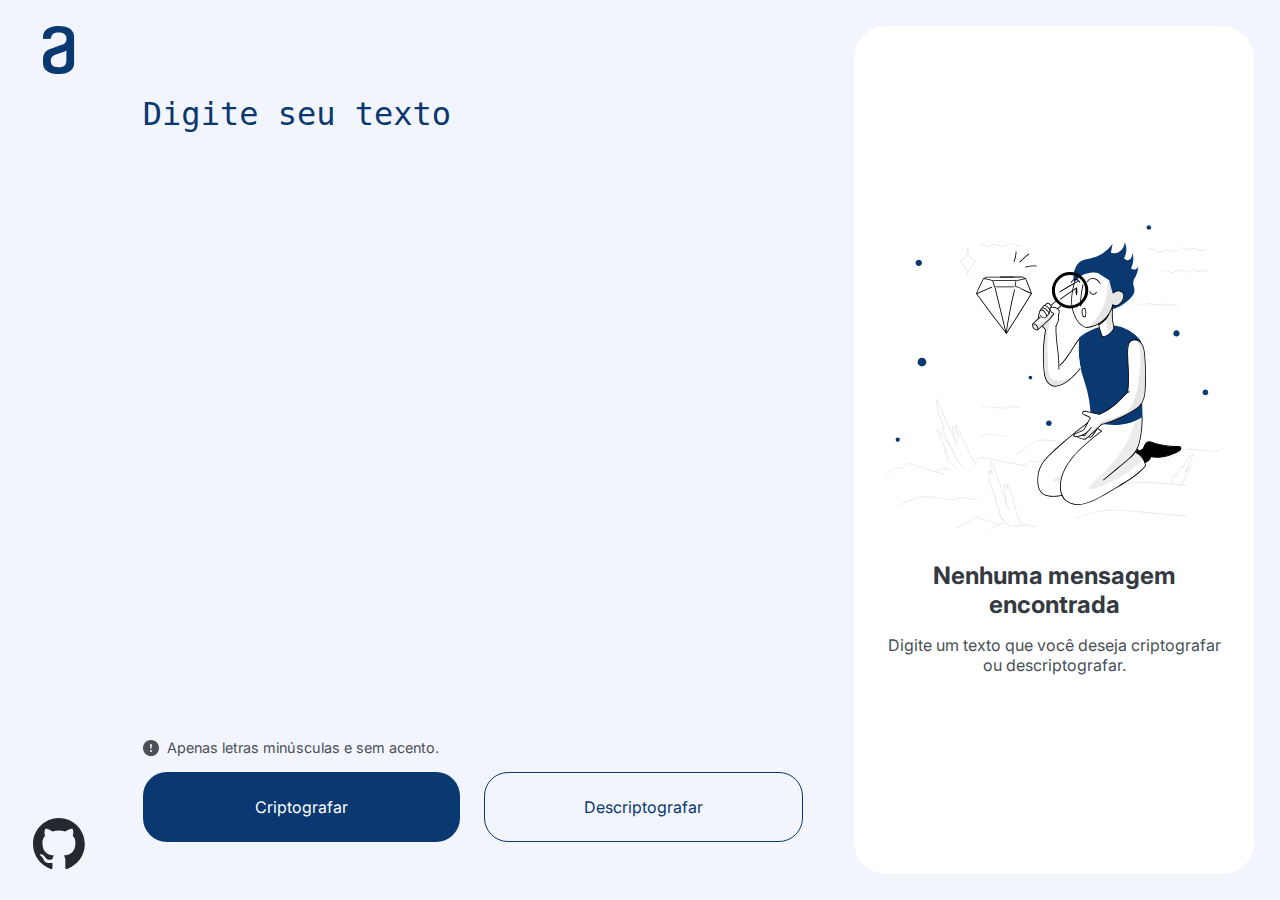
<file: src/index.html>
<!DOCTYPE html>
<html lang="pt-BR">
<head>
    <meta charset="UTF-8">
    <meta name="viewport" content="width=device-width, initial-scale=1.0">
    <title>Challenge ONE: Decodificador De Texto</title>
    <link rel="stylesheet" href="..\public\style.css">
    <link rel="preconnect" href="https://fonts.googleapis.com">
    <link rel="preconnect" href="https://fonts.gstatic.com" crossorigin>
    <link href="https://fonts.googleapis.com/css2?family=Inter:ital,opsz,wght@0,14..32,100..900;1,14..32,100..900&display=swap" rel="stylesheet">
</head>
<body>
    <div id='content'>
        <div id="sideBar">
            <a href="." id="logo"><svg width="32" height="48" viewBox="0 0 32 48" fill="none" xmlns="http://www.w3.org/2000/svg">
                <path fill-rule="evenodd" clip-rule="evenodd" d="M23.3958 23.6529C23.3524 23.9311 23.2466 24.1959 23.0863 24.4275C22.926 24.659 22.7154 24.8512 22.4703 24.9898C21.9766 25.3086 21.5447 25.468 21.1077 25.6274C20.177 25.9488 19.1974 26.2702 18.1613 26.643C17.0687 27.0157 16.0891 27.3885 15.215 27.6585C14.1249 28.0313 13.0888 28.3526 12.1041 28.7254C11.3633 29.0425 10.6674 29.4556 10.0345 29.9544C9.44584 30.4877 8.93212 31.0983 8.50734 31.7695C8.07027 32.515 7.79518 33.4766 7.79518 34.5975C7.79518 36.842 8.34022 38.5491 9.43289 39.6161C10.523 40.7396 12.5438 41.2718 15.5389 41.2718C18.5933 41.2718 20.6655 40.6856 21.7607 39.5107C22.8482 38.3357 23.3932 36.6826 23.3932 34.5487V23.6529H23.3958ZM15.5415 0C20.8891 0 24.815 1.01553 27.3217 3.09802C29.831 5.12908 31.0856 7.74119 31.0856 10.8366V37.2148C31.0856 38.2817 30.8696 39.4567 30.4891 40.737C30.1035 42.0225 29.3425 43.1949 28.1418 44.2592C26.9977 45.3313 25.4166 46.2389 23.3984 46.933C21.3802 47.6272 18.7629 48 15.5441 48C12.3304 48 9.70798 47.6272 7.69234 46.933C5.6767 46.2389 4.09298 45.3313 2.9489 44.2592C1.8846 43.3001 1.07834 42.089 0.604178 40.737C0.218532 39.4592 0 38.2843 0 37.2174V33.001C0 30.7565 0.599036 28.674 1.79968 26.8563C3.00032 24.9898 4.68945 23.7095 6.8722 22.9073C7.96229 22.5345 9.21693 22.1618 10.6335 21.681C12.0527 21.1976 13.3588 20.7169 14.6699 20.2927C15.9811 19.8633 17.1252 19.434 18.1048 19.0586C18.6959 18.8221 19.2963 18.6094 19.9044 18.421L20.8866 17.9402C21.2722 17.7268 21.6501 17.4055 22.0332 16.9787C22.4137 16.5545 22.7402 16.0737 23.0153 15.5389C23.306 14.9599 23.4557 14.3203 23.4524 13.6724V11.9627C23.4564 11.3361 23.3249 10.716 23.0667 10.145C22.8508 9.5023 22.4137 8.91612 21.8147 8.38393C21.2156 7.84917 20.3955 7.42239 19.416 7.09845C18.4338 6.78222 17.1278 6.62025 15.6521 6.62025C12.5977 6.62025 10.5795 7.21157 9.48945 8.43535C8.5639 9.50488 8.01885 10.8392 7.91087 12.3329C7.91087 12.6543 7.63835 12.8677 7.30927 12.8677L0.658168 12.9757C0.500177 12.9764 0.348309 12.9146 0.235632 12.8039C0.122956 12.6931 0.0585941 12.5423 0.0565613 12.3844V10.8418C0.0565613 9.3429 0.331655 7.95458 0.930691 6.62025C1.5323 5.28334 2.46042 4.16497 3.71248 3.20086C4.96711 2.24189 6.60482 1.44231 8.56647 0.907552C10.4767 0.26481 12.8214 0 15.5466 0H15.5415Z" fill="#0A3871"/></svg>
            </a>
            <a href="https://github.com/Kartoffel0"><svg preserveAspectRatio="none" viewBox="0 0 98 98" width="52" height="52" xmlns="http://www.w3.org/2000/svg">
                <path fill-rule="evenodd" clip-rule="evenodd" d="M48.854 0C21.839 0 0 22 0 49.217c0 21.756 13.993 40.172 33.405 46.69 2.427.49 3.316-1.059 3.316-2.362 0-1.141-.08-5.052-.08-9.127-13.59 2.934-16.42-5.867-16.42-5.867-2.184-5.704-5.42-7.17-5.42-7.17-4.448-3.015.324-3.015.324-3.015 4.934.326 7.523 5.052 7.523 5.052 4.367 7.496 11.404 5.378 14.235 4.074.404-3.178 1.699-5.378 3.074-6.6-10.839-1.141-22.243-5.378-22.243-24.283 0-5.378 1.94-9.778 5.014-13.2-.485-1.222-2.184-6.275.486-13.038 0 0 4.125-1.304 13.426 5.052a46.97 46.97 0 0 1 12.214-1.63c4.125 0 8.33.571 12.213 1.63 9.302-6.356 13.427-5.052 13.427-5.052 2.67 6.763.97 11.816.485 13.038 3.155 3.422 5.015 7.822 5.015 13.2 0 18.905-11.404 23.06-22.324 24.283 1.78 1.548 3.316 4.481 3.316 9.126 0 6.6-.08 11.897-.08 13.526 0 1.304.89 2.853 3.316 2.364 19.412-6.52 33.405-24.935 33.405-46.691C97.707 22 75.788 0 48.854 0z" fill="#24292f"/></svg>
            </a>
        </div>
        <div id="inputArea">
            <div id="inputField">
                <textarea name="textInput" id="textInput" placeholder="Digite seu texto"></textarea>
            </div>
            <div id="inputWarning">
                <svg width="16" height="16" viewBox="0 0 16 16" fill="none" xmlns="http://www.w3.org/2000/svg">
                        <g clip-path="url(#clip0_2_231)">
                        <path d="M16 8C16 10.1217 15.1571 12.1566 13.6569 13.6569C12.1566 15.1571 10.1217 16 8 16C5.87827 16 3.84344 15.1571 2.34315 13.6569C0.842855 12.1566 0 10.1217 0 8C0 5.87827 0.842855 3.84344 2.34315 2.34315C3.84344 0.842855 5.87827 0 8 0C10.1217 0 12.1566 0.842855 13.6569 2.34315C15.1571 3.84344 16 5.87827 16 8ZM8 4C7.87361 4.00007 7.74863 4.02662 7.63312 4.07793C7.51761 4.12924 7.41413 4.20418 7.32934 4.29791C7.24456 4.39165 7.18035 4.5021 7.14084 4.62217C7.10134 4.74223 7.08743 4.86923 7.1 4.995L7.45 8.502C7.46176 8.63977 7.5248 8.76811 7.62664 8.86164C7.72849 8.95516 7.86173 9.00705 8 9.00705C8.13827 9.00705 8.27151 8.95516 8.37336 8.86164C8.4752 8.76811 8.53824 8.63977 8.55 8.502L8.9 4.995C8.91257 4.86923 8.89866 4.74223 8.85915 4.62217C8.81965 4.5021 8.75544 4.39165 8.67066 4.29791C8.58587 4.20418 8.48239 4.12924 8.36688 4.07793C8.25137 4.02662 8.12639 4.00007 8 4ZM8.002 10C7.73678 10 7.48243 10.1054 7.29489 10.2929C7.10736 10.4804 7.002 10.7348 7.002 11C7.002 11.2652 7.10736 11.5196 7.29489 11.7071C7.48243 11.8946 7.73678 12 8.002 12C8.26722 12 8.52157 11.8946 8.70911 11.7071C8.89664 11.5196 9.002 11.2652 9.002 11C9.002 10.7348 8.89664 10.4804 8.70911 10.2929C8.52157 10.1054 8.26722 10 8.002 10Z" fill="#495057"/>
                        </g>
                        <defs>
                        <clipPath id="clip0_2_231">
                        <rect width="16" height="16" fill="white"/>
                        </clipPath>
                        </defs>
                </svg>
                <p>Apenas letras minúsculas e sem acento.</p>
            </div>
            <div id="inputButtons">
                <button id="encryptBtn">
                    Criptografar
                </button>
                <button id="decryptBtn">
                    Descriptografar
                </button>
            </div>
        </div>
        <div id="outputArea">
            <div id="outputNoData">
                    <svg width="336" height="304" viewBox="0 0 336 304" fill="none" xmlns="http://www.w3.org/2000/svg">
                        <g clip-path="url(#clip0_2_1323)">
                        <path d="M0.675649 249.836C3.6088 248.4 4.854 244.589 8.03619 243.595C11.3014 242.574 14.9263 244.589 17.9148 242.38C19.2153 241.414 20.1838 239.812 21.7611 239.232C23.1447 238.735 24.5836 239.287 25.9118 239.702C27.0463 240.061 28.1808 240.392 29.3153 240.751C33.8811 242.159 38.4192 243.54 42.9849 244.948C48.1594 246.522 53.3063 248.124 58.4808 249.698C58.9789 249.864 59.2002 249.063 58.7021 248.897C49.2386 245.998 39.8027 243.098 30.3392 240.199C28.1255 239.536 25.8288 238.514 23.5321 238.238C21.9271 238.045 20.6543 238.68 19.5197 239.729C17.9425 241.193 16.7526 242.546 14.4559 242.656C12.5466 242.767 10.6649 242.27 8.75563 242.574C4.82632 243.181 3.60879 247.461 0.288249 249.091C-0.209832 249.367 0.205238 250.085 0.675649 249.836Z" fill="#E8E8E8"/>
                        <path d="M50.4007 246.357C52.3654 246.854 53.915 244.893 55.6859 244.313C58.0656 243.512 60.6114 243.844 62.7697 245.086C63.2402 245.362 63.6552 244.644 63.1848 244.368C61.3585 243.291 59.2832 242.85 57.1802 243.126C56.267 243.236 55.4092 243.485 54.5791 243.844C53.3892 244.368 52.0057 245.887 50.6221 245.556C50.0963 245.418 49.875 246.219 50.4007 246.357Z" fill="#E8E8E8"/>
                        <path d="M71.7353 244.286C69.8813 242.767 68.1103 241.138 66.4501 239.398C65.6753 238.597 64.9282 237.741 64.2087 236.885C63.7936 236.388 63.3786 235.891 62.9912 235.394C62.7145 235.035 62.4377 234.676 62.1887 234.317C61.746 233.875 61.746 233.323 62.2164 232.715C62.5484 232.853 63.0742 232.522 62.7975 232.135C61.1095 229.871 59.8643 227.386 59.0619 224.679C58.8958 224.845 58.7298 225.011 58.5638 225.176C59.4769 225.425 60.141 225.894 60.6391 226.668C60.9158 227.109 61.6353 226.723 61.3586 226.253C57.2356 219.129 53.8597 211.618 51.3139 203.803C51.0926 203.941 50.8435 204.079 50.6221 204.217C62.2164 215.594 67.4739 231.417 77.2418 244.148C77.5739 244.562 78.2933 244.148 77.9613 243.733C68.1657 230.948 62.8528 215.07 51.2032 203.637C50.9265 203.361 50.3731 203.637 50.5115 204.051C53.0849 211.949 56.4608 219.516 60.6391 226.695C60.8882 226.557 61.1095 226.419 61.3586 226.281C60.7221 225.315 59.892 224.679 58.7852 224.403C58.4808 224.32 58.1764 224.597 58.2871 224.9C59.1172 227.662 60.3901 230.23 62.1057 232.55C62.2994 232.356 62.4931 232.163 62.6868 231.97C61.912 231.611 61.0542 231.97 60.8605 232.881C60.6115 234.179 62.1887 235.615 62.9082 236.526C65.3709 239.591 68.1657 242.38 71.2095 244.865C71.5692 245.197 72.1503 244.617 71.7353 244.286Z" fill="#E8E8E8"/>
                        <path d="M68.8297 227.027C63.7382 219.433 59.6152 211.286 56.5714 202.671C56.4884 202.836 56.3777 203.002 56.2947 203.168C57.2355 202.947 58.038 203.306 58.5637 204.134C58.8404 204.604 59.5045 204.19 59.2832 203.72C54.9941 194.469 50.6221 184.832 50.9265 174.421C50.6774 174.504 50.4007 174.559 50.1517 174.642C57.5399 189.83 64.5684 205.211 71.2095 220.731C71.4032 221.172 72.1226 220.841 71.9566 220.399C70.8497 217.085 69.7706 213.744 68.6637 210.43C68.138 208.801 67.5845 207.2 67.0588 205.57C66.6991 204.493 65.9243 202.146 67.4739 201.566C67.3078 201.511 67.1695 201.428 67.0034 201.373C68.9958 205.266 70.9604 209.16 72.9527 213.054C73.2018 213.523 73.9213 213.109 73.6722 212.64C71.5139 208.415 70.5177 203.748 70.7114 198.998C70.4347 199.026 70.158 199.081 69.9089 199.108C75.6645 213.385 82.3333 227.303 89.8322 240.751C90.0812 241.22 90.8007 240.806 90.5516 240.337C83.0804 226.944 76.4393 213.109 70.7114 198.888C70.5454 198.473 69.9089 198.501 69.9089 198.998C69.7152 203.886 70.7667 208.663 72.9804 213.054C73.2295 212.916 73.4508 212.778 73.6999 212.64C71.7075 208.746 69.7429 204.852 67.7506 200.959C67.6676 200.821 67.4462 200.71 67.2802 200.765C64.513 201.787 66.284 205.736 66.8928 207.586C68.3317 211.922 69.7429 216.285 71.1818 220.62C71.4308 220.51 71.6799 220.399 71.9289 220.289C65.2878 204.769 58.2593 189.388 50.8711 174.2C50.6774 173.814 50.0963 174.035 50.0963 174.421C49.7643 184.97 54.2193 194.773 58.5637 204.134C58.8128 203.996 59.0341 203.858 59.2832 203.72C58.5637 202.588 57.4015 202.091 56.0733 202.367C55.8519 202.422 55.7136 202.671 55.7966 202.864C58.8681 211.535 63.0188 219.764 68.138 227.413C68.4147 227.883 69.1341 227.468 68.8297 227.027Z" fill="#E8E8E8"/>
                        <path d="M14.1515 280.405C23.7257 275.794 33.8257 271.099 44.7558 272.204C49.9303 272.728 54.9388 274.22 60.0856 274.882C62.6867 275.214 65.3155 275.352 67.9166 275.048C70.3517 274.744 72.6484 273.861 75.0281 273.336C78.0996 272.646 80.8944 273.364 83.8552 274.192C86.2903 274.855 88.6977 275.407 91.2157 274.827C91.7415 274.717 91.5201 273.916 90.9944 274.026C85.9582 275.214 81.2264 271.596 76.1349 272.314C73.6169 272.673 71.2648 273.667 68.7744 274.109C66.1456 274.551 63.4615 274.496 60.8051 274.164C55.5752 273.557 50.4837 272.01 45.2262 271.431C40.0517 270.851 34.9325 271.513 29.9794 272.949C24.3345 274.606 18.9939 277.147 13.7364 279.687C13.2383 279.908 13.6811 280.626 14.1515 280.405Z" fill="#E8E8E8"/>
                        <path d="M70.3241 303.297C73.5616 301.917 76.7438 300.398 79.8153 298.686C81.4202 297.775 82.9975 296.836 84.5747 295.842C85.986 294.93 87.3972 293.632 88.9468 292.97C90.6901 292.252 93.3188 293.605 95.0621 294.13C96.9161 294.709 98.7701 295.262 100.596 295.842C104.387 297.001 108.178 298.161 111.942 299.321C112.44 299.487 112.661 298.686 112.163 298.52C108.123 297.278 104.055 296.035 100.015 294.792C98.0783 294.185 96.1413 293.605 94.2043 292.997C92.7101 292.528 90.8284 291.561 89.2512 291.948C87.7846 292.307 86.4564 293.577 85.2112 294.406C83.6062 295.455 81.946 296.477 80.2857 297.443C76.9375 299.349 73.4786 301.061 69.909 302.552C69.4109 302.773 69.8537 303.491 70.3241 303.297Z" fill="#E8E8E8"/>
                        <path d="M104.747 304.154C106.85 303.104 108.953 302.027 111.056 300.978C112.993 299.984 115.068 298.658 117.282 298.465C119.523 298.244 121.267 299.708 123.204 300.564C124.836 301.282 126.607 301.696 128.378 301.806C132.529 302.027 136.403 299.956 140.526 300.177C143.819 300.37 147.139 303.077 150.377 301.365C150.847 301.116 150.432 300.398 149.962 300.647C147.942 301.724 145.756 300.674 143.763 300.039C142.048 299.487 140.387 299.238 138.589 299.432C134.327 299.873 130.426 301.668 126.054 300.647C122.429 299.818 119.662 296.808 115.76 297.94C113.961 298.465 112.274 299.459 110.613 300.288C108.51 301.337 106.407 302.414 104.304 303.463C103.862 303.684 104.277 304.402 104.747 304.154Z" fill="#E8E8E8"/>
                        <path d="M120.907 298.161C119.191 296.67 117.642 295.013 116.369 293.108C115.788 292.252 115.262 291.34 114.764 290.429C114.515 289.96 114.294 289.49 114.1 289.021C113.934 288.634 113.768 288.275 113.629 287.889C113.38 287.474 113.491 287.088 113.962 286.729C114.211 286.618 114.46 286.508 114.709 286.397C111.665 281.924 109.756 276.843 109.119 271.486C108.87 271.596 108.649 271.679 108.4 271.79C108.898 272.425 109.396 273.06 109.922 273.723C110.226 274.109 110.807 273.612 110.586 273.225C105.771 264.637 103.197 254.972 103.142 245.142C102.893 245.252 102.672 245.335 102.423 245.445C104.304 246.964 105.743 248.842 106.629 251.079C106.878 250.968 107.127 250.858 107.376 250.747C105.217 246.191 104.775 241.055 106.048 236.195C105.771 236.195 105.522 236.195 105.245 236.195C110.918 252.404 116.563 268.586 122.235 284.796C122.401 285.293 123.204 285.072 123.038 284.575C120.188 276.263 118.776 267.537 118.859 258.728C118.61 258.838 118.389 258.921 118.14 259.032C119.828 260.55 120.879 262.456 121.267 264.693C121.35 265.162 122.097 265.052 122.069 264.582C121.986 262.898 121.876 261.186 121.793 259.501C121.571 259.612 121.377 259.75 121.156 259.86C122.623 260.799 122.899 263.284 123.37 264.831C123.868 266.488 124.366 268.144 124.892 269.829C125.916 273.253 126.967 276.65 127.991 280.074C130.066 286.895 132.142 293.743 134.217 300.564C134.383 301.061 135.185 300.867 135.019 300.343C132.778 292.997 130.564 285.624 128.323 278.279C127.244 274.689 126.137 271.099 125.058 267.509C124.504 265.659 123.951 263.837 123.397 261.986C123.038 260.854 122.623 259.832 121.599 259.17C121.35 259.004 120.962 259.225 120.962 259.529C121.045 261.213 121.156 262.925 121.239 264.61C121.516 264.582 121.793 264.527 122.042 264.499C121.654 262.124 120.492 260.053 118.693 258.452C118.417 258.203 118.002 258.369 117.974 258.755C117.891 267.62 119.302 276.429 122.18 284.823C122.457 284.741 122.706 284.685 122.982 284.603C117.31 268.393 111.665 252.211 105.992 236.001C105.854 235.642 105.3 235.587 105.19 236.001C103.862 241.11 104.36 246.439 106.601 251.189C106.795 251.603 107.542 251.3 107.348 250.858C106.407 248.483 104.941 246.467 102.921 244.865C102.644 244.645 102.201 244.783 102.201 245.169C102.257 255.138 104.858 264.969 109.756 273.667C109.977 273.502 110.198 273.336 110.42 273.17C109.922 272.535 109.423 271.9 108.898 271.237C108.676 270.961 108.151 271.182 108.178 271.541C108.815 277.064 110.752 282.283 113.879 286.867C114.155 287.254 114.709 287.005 114.626 286.536C114.487 285.762 113.574 285.486 112.938 285.956C111.776 286.784 112.91 288.745 113.325 289.684C114.902 293.191 117.254 296.256 120.16 298.769C120.741 299.072 121.322 298.493 120.907 298.161Z" fill="#E8E8E8"/>
                        <path d="M91.9629 236.222C91.6031 231.031 101.039 234.013 103.668 234.51C107.984 235.311 112.274 236.112 116.59 236.913C125.196 238.514 133.829 240.116 142.435 241.718C142.961 241.828 143.182 241.027 142.656 240.917C132.778 239.067 122.927 237.244 113.048 235.394C108.206 234.483 103.363 233.571 98.5209 232.688C96.7777 232.356 94.7577 231.997 93.1251 232.909C91.8798 233.571 91.0497 234.786 91.1604 236.222C91.1604 236.747 92.0182 236.747 91.9629 236.222Z" fill="#E8E8E8"/>
                        <path d="M136.707 240.806C139.585 241.11 141.356 238.376 143.597 237.051C145.507 235.946 147.167 236.802 149.132 237.189C151.318 237.631 153.559 237.686 155.773 237.41C156.298 237.354 156.298 236.526 155.773 236.581C153.282 236.885 150.792 236.775 148.357 236.167C146.89 235.78 145.562 235.311 144.096 235.891C141.494 236.885 139.723 240.309 136.707 239.978C136.182 239.923 136.182 240.751 136.707 240.806Z" fill="#E8E8E8"/>
                        <path d="M189.476 293.909C196.117 291.589 202.814 289.269 209.676 287.612C216.843 285.9 224.065 285.21 231.426 285.431C238.703 285.652 245.925 286.48 253.175 287.143C260.453 287.833 267.73 288.496 275.008 289.187C283.365 289.96 291.749 290.733 300.106 291.534C300.631 291.589 300.631 290.761 300.106 290.705C285.191 289.325 270.276 287.944 255.334 286.536C240.972 285.21 226.528 283.249 212.222 286.204C204.363 287.833 196.781 290.484 189.227 293.108C188.757 293.273 188.978 294.074 189.476 293.909Z" fill="#E8E8E8"/>
                        <path d="M218.725 266.736C223.678 265.687 228.326 263.616 233.003 261.738C238.011 259.75 243.075 258.369 248.443 257.9C253.867 257.43 259.318 257.706 264.714 258.038C270.138 258.369 275.561 258.756 281.012 259.142C287.349 259.612 293.714 260.136 300.05 260.689C300.576 260.744 300.576 259.915 300.05 259.86C288.816 258.866 277.581 258.01 266.319 257.292C255.61 256.602 245.068 256.326 234.857 260.109C229.433 262.125 224.176 264.693 218.476 265.908C218.005 266.046 218.199 266.847 218.725 266.736Z" fill="#E8E8E8"/>
                        <path d="M282.507 234.897C286.464 231.887 290.642 228.932 295.069 226.668C297.228 225.563 299.552 224.679 301.987 224.486C304.616 224.265 307.245 224.79 309.818 225.121C315.048 225.756 320.306 226.143 325.563 226.474C329.05 226.695 333.477 227.192 335.94 224.155C336.272 223.74 335.691 223.161 335.359 223.575C332.564 227.027 326.67 225.729 322.851 225.48C317.594 225.121 312.392 224.624 307.162 223.961C304.92 223.685 302.707 223.464 300.465 223.879C298.252 224.265 296.176 225.149 294.212 226.198C289.95 228.462 285.91 231.279 282.064 234.206C281.677 234.51 282.092 235.228 282.507 234.897Z" fill="#E8E8E8"/>
                        <path d="M130.177 230.34C134.106 227.386 138.063 224.458 141.992 221.504C145.756 218.687 149.27 215.732 154.195 215.484C158.844 215.263 163.604 215.788 168.225 216.174C173.206 216.588 178.159 217.141 183.084 217.831C187.235 218.411 192.188 219.957 196.117 217.803C196.588 217.555 196.173 216.837 195.702 217.085C193.682 218.19 191.441 218.19 189.2 217.914C186.792 217.61 184.385 217.196 181.977 216.864C177.329 216.229 172.652 215.705 167.948 215.318C163.327 214.931 158.54 214.379 153.919 214.655C149.63 214.904 146.448 217.113 143.099 219.626C138.644 222.94 134.217 226.281 129.762 229.595C129.347 229.954 129.762 230.672 130.177 230.34Z" fill="#E8E8E8"/>
                        <path d="M285.855 259.529C286.104 257.706 286.464 255.939 286.99 254.172C287.239 253.343 287.488 252.515 287.82 251.686C288.013 251.189 288.539 250.361 289.259 250.554C289.618 250.665 289.784 251.907 289.812 252.156C289.867 252.598 290.476 252.736 290.614 252.266C291.915 248.041 293.409 243.402 297.394 240.944C297.173 240.834 296.979 240.696 296.757 240.585C296.757 241.276 296.73 241.994 296.73 242.684C296.73 243.071 297.311 243.264 297.505 242.905C299.967 237.796 302.651 232.439 307.632 229.346C307.439 229.181 307.217 229.043 307.023 228.877C304.533 235.311 301.628 241.579 298.335 247.655C298.113 248.041 298.667 248.538 298.999 248.152C300.853 245.943 302.734 243.733 305.17 242.132C304.976 241.938 304.782 241.745 304.588 241.552C301.517 248.014 298.169 254.31 294.488 260.44C294.212 260.909 294.931 261.324 295.208 260.854C298.86 254.724 302.236 248.428 305.308 241.966C305.474 241.635 305.114 241.138 304.727 241.386C302.236 243.043 300.299 245.28 298.39 247.544C298.611 247.71 298.833 247.876 299.054 248.041C302.375 241.911 305.308 235.587 307.826 229.07C307.964 228.739 307.494 228.435 307.217 228.601C302.098 231.776 299.331 237.216 296.785 242.463C297.034 242.546 297.311 242.601 297.56 242.684C297.56 241.994 297.588 241.276 297.588 240.585C297.588 240.282 297.228 240.061 296.951 240.226C292.801 242.794 291.168 247.599 289.812 252.045C290.089 252.073 290.365 252.128 290.614 252.156C290.476 250.747 289.203 248.345 287.654 250.14C286.879 251.051 286.574 252.542 286.242 253.675C285.689 255.497 285.302 257.375 285.025 259.28C284.997 259.833 285.772 260.053 285.855 259.529Z" fill="#E8E8E8"/>
                        <path d="M92.5164 212.916C94.6747 211.756 96.8608 210.596 99.2405 209.961C101.759 209.298 104.249 209.519 106.767 209.851C111.776 210.513 116.784 211.176 121.765 211.839C122.291 211.922 122.291 211.093 121.765 211.01C116.424 210.292 111.056 209.519 105.716 208.884C103.253 208.58 100.901 208.58 98.521 209.271C96.252 209.933 94.149 211.066 92.0737 212.17C91.6032 212.474 92.046 213.164 92.5164 212.916Z" fill="#E8E8E8"/>
                        <path d="M260.84 25.6074C262.833 23.923 265.627 24.2543 267.813 25.3313C269.474 26.1321 270.83 27.7614 272.767 27.8442C274.565 27.8994 276.059 26.6844 277.581 25.8836C278.605 25.3589 279.657 24.9999 280.819 25.2484C282.064 25.497 283.143 26.2149 284.278 26.712C288.013 28.3413 290.504 26.0769 293.658 24.2819C294.544 23.7849 295.485 23.3431 296.508 23.2602C297.809 23.1498 298.971 23.7297 300.133 24.2267C301.96 24.9999 303.343 25.3037 305.197 24.5581C307.106 23.8125 308.656 23.923 310.565 24.6133C311.783 25.0551 312.945 25.6074 314.218 25.8836C316.127 26.3254 318.175 26.2149 319.614 24.7514C320.001 24.3648 319.392 23.7849 319.033 24.1715C317.179 26.0493 314.356 25.1656 312.226 24.3372C310.067 23.5087 307.854 22.6251 305.557 23.4811C304.118 24.0334 303.149 24.42 301.6 23.8953C300.548 23.5364 299.58 22.9565 298.501 22.6527C296.868 22.1556 295.346 22.4318 293.852 23.1774C292.136 24.0334 290.642 25.3865 288.843 26.1045C286.464 27.0434 284.61 25.8007 282.451 24.8895C280.874 24.2267 279.38 24.1163 277.803 24.8066C275.893 25.6627 274.039 27.5404 271.798 26.7396C270.608 26.3254 269.667 25.3589 268.588 24.7514C267.675 24.2543 266.679 23.8953 265.655 23.702C263.69 23.3431 261.781 23.6744 260.231 24.9723C259.844 25.3865 260.453 25.9664 260.84 25.6074Z" fill="#E8E8E8"/>
                        <path d="M270.802 44.468C271.328 44.468 271.328 43.6395 270.802 43.6395C270.276 43.6395 270.276 44.468 270.802 44.468Z" fill="#E8E8E8"/>
                        <path d="M276.336 47.478C277.637 45.1307 280.708 46.2629 282.617 47.0361C284.527 47.8093 286.242 48.2788 288.262 47.5884C289.923 47.0085 291.417 45.9039 293.132 45.5173C295.512 44.9651 296.868 46.9809 299.026 47.4504C302.402 48.1959 305.806 44.4404 308.988 46.0144C309.874 46.4562 310.482 47.0361 311.534 46.9533C312.502 46.8981 313.388 46.4286 314.329 46.2077C316.957 45.6002 319.697 46.0696 322.049 47.3675C322.519 47.616 322.934 46.8981 322.464 46.6495C320.97 45.8211 319.365 45.324 317.677 45.1584C316.819 45.0755 315.934 45.1031 315.076 45.2412C314.052 45.3793 313.111 45.8211 312.115 46.0144C310.759 46.2629 310.178 45.6002 309.071 45.1307C308.518 44.9098 307.909 44.7994 307.328 44.827C305.944 44.8822 304.616 45.4621 303.343 45.9316C301.711 46.5391 299.967 47.119 298.307 46.2905C296.896 45.6002 295.789 44.5508 294.129 44.5508C290.697 44.5785 288.29 47.8646 284.665 46.8705C281.981 46.1249 277.664 43.5015 275.672 47.0361C275.368 47.5332 276.087 47.9474 276.336 47.478Z" fill="#E8E8E8"/>
                        <path d="M249.495 80.5323C251.46 78.9859 253.701 79.0688 255.859 80.0629C257.049 80.6152 258.322 81.1399 259.567 80.3943C260.287 79.9524 260.757 79.2621 261.615 79.0136C262.528 78.7374 263.497 78.9307 264.382 79.1516C265.959 79.5382 267.481 80.2286 269.114 80.339C271.051 80.4771 272.822 79.6487 274.704 79.4554C276.724 79.2621 278.135 80.4771 280.016 80.7532C281.843 81.0018 283.254 79.5382 285.08 79.8144C287.294 80.1457 289.48 80.8913 291.666 81.4436C292.192 81.5817 292.413 80.7809 291.887 80.6428C289.591 80.0629 287.211 79.1792 284.859 78.9307C282.867 78.7098 281.428 80.339 279.435 79.7315C277.581 79.1792 276.253 78.3784 274.261 78.6546C272.13 78.9583 270.193 79.7867 268.007 79.3173C266.319 78.9583 264.687 78.1575 262.943 78.0471C262.307 78.0194 261.643 78.0747 261.034 78.3232C260.259 78.627 259.844 79.2621 259.125 79.6763C257.464 80.6428 255.223 78.5993 253.452 78.4613C251.764 78.3232 250.215 78.9031 248.886 79.9248C248.471 80.2838 249.08 80.8637 249.495 80.5323Z" fill="#E8E8E8"/>
                        <path d="M90.8561 20.2779C91.3819 20.2779 91.3819 19.4495 90.8561 19.4495C90.3303 19.4495 90.3303 20.2779 90.8561 20.2779Z" fill="#E8E8E8"/>
                        <path d="M93.2911 20.913C93.7892 18.4553 97.0544 20.0293 98.2442 20.7749C99.6001 21.6309 101.039 22.4041 102.699 21.9347C104.498 21.41 105.715 19.8636 107.708 19.7532C109.589 19.6703 111.416 20.5264 113.187 21.0786C114.709 21.5481 116.314 21.8795 117.891 21.4929C119.745 21.051 121.322 19.7532 123.204 19.4218C126.912 18.7866 130.26 21.7966 134.023 20.6368C134.521 20.4711 134.327 19.6703 133.802 19.836C129.872 21.0786 126.137 17.5992 122.152 18.8419C120.104 19.477 118.389 20.913 116.147 20.8301C114.072 20.7473 112.191 19.7532 110.226 19.2561C108.676 18.8695 107.099 18.759 105.605 19.4494C104.747 19.836 104 20.4711 103.142 20.8853C101.731 21.5481 100.541 21.1615 99.2681 20.4435C97.8845 19.6427 96.6946 18.7038 95.0067 18.8419C93.8168 18.9247 92.7653 19.5322 92.5439 20.7473C92.4056 21.2167 93.2081 21.4376 93.2911 20.913Z" fill="#E8E8E8"/>
                        <path d="M95.8093 182.153C99.1021 180.773 102.423 183.23 105.743 183.396C107.459 183.479 109.119 183.065 110.807 182.733C112.938 182.319 114.764 182.291 116.812 183.147C118.057 183.672 119.191 184.003 120.464 183.506C121.184 183.23 121.793 182.761 122.512 182.512C123.314 182.236 124.145 182.181 125.002 182.181C127.963 182.236 130.924 183.258 133.746 181.932C134.217 181.711 133.802 180.994 133.331 181.214C130.315 182.623 126.967 181.076 123.785 181.408C122.263 181.573 121.267 182.457 119.856 182.871C118.168 183.368 116.507 181.932 114.847 181.684C111.277 181.132 107.902 183.12 104.304 182.402C101.427 181.822 98.521 180.137 95.5879 181.38C95.1175 181.573 95.3389 182.374 95.8093 182.153Z" fill="#E8E8E8"/>
                        <path d="M35.9841 141.477C38.3987 141.477 40.3562 139.524 40.3562 137.114C40.3562 134.705 38.3987 132.751 35.9841 132.751C33.5695 132.751 31.6121 134.705 31.6121 137.114C31.6121 139.524 33.5695 141.477 35.9841 141.477Z" fill="#0A3871"/>
                        <path d="M290.476 111.488C292.172 111.488 293.548 110.116 293.548 108.423C293.548 106.73 292.172 105.358 290.476 105.358C288.78 105.358 287.405 106.73 287.405 108.423C287.405 110.116 288.78 111.488 290.476 111.488Z" fill="#0A3871"/>
                        <path d="M262.833 4.70331C264.086 4.70331 265.102 3.68952 265.102 2.43894C265.102 1.18836 264.086 0.174561 262.833 0.174561C261.579 0.174561 260.564 1.18836 260.564 2.43894C260.564 3.68952 261.579 4.70331 262.833 4.70331Z" fill="#0A3871"/>
                        <path d="M162.884 201.069C164.443 201.069 165.707 199.808 165.707 198.252C165.707 196.697 164.443 195.436 162.884 195.436C161.325 195.436 160.062 196.697 160.062 198.252C160.062 199.808 161.325 201.069 162.884 201.069Z" fill="#0A3871"/>
                        <path d="M32.7742 41.0991C34.5622 41.0991 36.0117 39.6526 36.0117 37.8682C36.0117 36.0838 34.5622 34.6373 32.7742 34.6373C30.9861 34.6373 29.5366 36.0838 29.5366 37.8682C29.5366 39.6526 30.9861 41.0991 32.7742 41.0991Z" fill="#0A3871"/>
                        <path d="M144.4 154.456C145.424 154.456 146.254 153.628 146.254 152.606C146.254 151.584 145.424 150.756 144.4 150.756C143.376 150.756 142.546 151.584 142.546 152.606C142.546 153.628 143.376 154.456 144.4 154.456Z" fill="#0A3871"/>
                        <path d="M319.392 170.196C320.951 170.196 322.215 168.935 322.215 167.38C322.215 165.824 320.951 164.563 319.392 164.563C317.834 164.563 316.57 165.824 316.57 167.38C316.57 168.935 317.834 170.196 319.392 170.196Z" fill="#0A3871"/>
                        <path d="M11.7441 216.754C12.9056 216.754 13.8471 215.814 13.8471 214.655C13.8471 213.496 12.9056 212.557 11.7441 212.557C10.5827 212.557 9.64111 213.496 9.64111 214.655C9.64111 215.814 10.5827 216.754 11.7441 216.754Z" fill="#0A3871"/>
                        <path d="M97.7461 53.6636C95.3387 58.5514 92.9036 63.4391 90.4962 68.3269C100.458 81.6646 110.419 94.9747 120.381 108.312C122.955 104.419 125.5 100.442 128.074 96.4383C134.134 86.9389 139.917 77.5501 145.451 68.244C143.57 63.4667 141.66 58.6618 139.779 53.8846C138.561 53.2494 137.344 52.6419 136.126 52.0068C124.338 52.0344 112.55 52.062 100.79 52.0896C99.7384 52.6419 98.7422 53.1666 97.7461 53.6636Z" fill="white"/>
                        <path d="M90.8283 68.5478C92.9313 63.9362 95.0897 59.3522 97.3034 54.7959C97.5247 54.3264 96.8329 53.8846 96.5839 54.3816C94.3702 58.938 92.2118 63.522 90.1088 68.1336C89.8874 68.603 90.6069 69.0449 90.8283 68.5478Z" fill="black"/>
                        <path d="M90.2748 69.0448C100.015 82.3826 109.949 95.5546 120.077 108.616C120.409 109.03 120.99 108.451 120.658 108.036C110.585 95.03 100.707 81.9131 90.9943 68.6306C90.6899 68.2164 89.9705 68.6306 90.2748 69.0448Z" fill="black"/>
                        <path d="M97.4971 54.3264C98.6592 53.7189 99.7938 53.0837 100.956 52.4762C101.426 52.2277 101.011 51.5097 100.541 51.7583C99.3787 52.3658 98.2442 53.0009 97.082 53.6084C96.5839 53.8846 97.0266 54.5749 97.4971 54.3264Z" fill="black"/>
                        <path d="M101.648 52.5314C110.281 52.5314 118.942 52.5314 127.576 52.5314C128.101 52.5314 128.101 51.703 127.576 51.703C118.942 51.703 110.281 51.703 101.648 51.703C101.122 51.703 101.122 52.5314 101.648 52.5314Z" fill="black"/>
                        <path d="M145.839 68.1611C144.095 63.5496 142.297 58.9932 140.443 54.4092C140.249 53.9122 139.447 54.1331 139.64 54.6301C141.494 59.1865 143.293 63.7705 145.036 68.3821C145.23 68.8791 146.032 68.6582 145.839 68.1611Z" fill="black"/>
                        <path d="M144.925 68.5754C136.818 81.8303 128.544 95.0024 120.104 108.064C119.8 108.506 120.519 108.92 120.824 108.478C129.264 95.4166 137.537 82.2721 145.645 68.9896C145.922 68.5478 145.202 68.106 144.925 68.5754Z" fill="black"/>
                        <path d="M139.945 53.5533C138.976 52.9457 138.008 52.3106 137.039 51.7031C136.596 51.4269 136.181 52.1173 136.624 52.4211C137.593 53.0286 138.561 53.6637 139.53 54.2712C140 54.575 140.415 53.857 139.945 53.5533Z" fill="black"/>
                        <path d="M136.098 51.6202C128.876 51.6202 121.654 51.6202 114.459 51.6202C113.934 51.6202 113.934 52.4487 114.459 52.4487C121.682 52.4487 128.904 52.4487 136.098 52.4487C136.624 52.4487 136.624 51.6202 136.098 51.6202Z" fill="black"/>
                        <path d="M91.1605 68.962C96.1136 66.8357 101.067 64.7094 106.02 62.5831C106.518 62.3622 106.075 61.6718 105.605 61.8651C100.652 63.9914 95.6985 66.1177 90.7454 68.244C90.275 68.465 90.69 69.1829 91.1605 68.962Z" fill="black"/>
                        <path d="M97.6354 54.0779C100.679 54.5473 103.668 55.2101 106.628 56.0385C107.154 56.1766 107.376 55.3758 106.85 55.2377C103.889 54.3816 100.901 53.7465 97.8567 53.2771C97.331 53.1942 97.0819 53.995 97.6354 54.0779Z" fill="black"/>
                        <path d="M106.407 55.9005C107.071 57.9716 107.652 60.0426 108.15 62.1689C108.261 62.6936 109.064 62.4727 108.953 61.948C108.455 59.8217 107.874 57.7506 107.21 55.6796C107.044 55.1825 106.241 55.3758 106.407 55.9005Z" fill="black"/>
                        <path d="M107.68 55.9833C115.096 55.9833 122.484 55.9833 129.9 55.9833C130.426 55.9833 130.426 55.1548 129.9 55.1548C122.484 55.1548 115.096 55.1548 107.68 55.1548C107.154 55.1548 107.154 55.9833 107.68 55.9833Z" fill="black"/>
                        <path d="M129.54 56.149C129.264 57.6678 128.987 59.2142 128.71 60.733C128.627 61.2577 129.43 61.4786 129.513 60.9539C129.789 59.4351 130.066 57.8887 130.343 56.3699C130.426 55.8452 129.623 55.6243 129.54 56.149Z" fill="black"/>
                        <path d="M108.593 62.2241C115.068 62.2241 121.543 62.2241 128.046 62.2241C128.572 62.2241 128.572 61.3956 128.046 61.3956C121.571 61.3956 115.096 61.3956 108.593 61.3956C108.067 61.3956 108.067 62.2241 108.593 62.2241Z" fill="black"/>
                        <path d="M130.703 55.9833C133.719 55.3482 136.707 54.713 139.723 54.0779C140.249 53.9675 140.028 53.1666 139.502 53.2771C136.486 53.9122 133.497 54.5474 130.481 55.1825C129.955 55.2929 130.177 56.0938 130.703 55.9833Z" fill="black"/>
                        <path d="M129.319 61.9756C132.114 62.4174 134.715 63.9914 137.261 65.1788C139.972 66.4491 142.656 67.7194 145.368 68.9896C145.839 69.2105 146.281 68.4926 145.783 68.2716C142.906 66.9185 140.055 65.5931 137.178 64.24C134.743 63.0802 132.224 61.6166 129.54 61.1748C129.015 61.0919 128.793 61.8927 129.319 61.9756Z" fill="black"/>
                        <path d="M108.842 63.4944C112.44 78.2957 116.009 93.1246 119.606 107.926C119.745 108.451 120.519 108.23 120.409 107.705C116.812 92.9037 113.242 78.0748 109.645 63.2735C109.506 62.7488 108.704 62.9697 108.842 63.4944Z" fill="black"/>
                        <path d="M128.157 64.4885C124.781 78.7375 121.986 93.1522 119.828 107.65C119.745 108.174 120.547 108.395 120.63 107.871C122.788 93.3731 125.583 78.986 128.959 64.7094C129.098 64.1847 128.295 63.9638 128.157 64.4885Z" fill="black"/>
                        <path d="M128.433 36.8466C129.679 33.6709 130.37 30.3296 130.481 26.9054C130.509 26.3807 129.679 26.3807 129.651 26.9054C129.54 30.2467 128.849 33.5052 127.631 36.6257C127.437 37.1227 128.24 37.316 128.433 36.8466Z" fill="black"/>
                        <path d="M134.106 37.3988C136.762 34.3888 139.751 31.7378 143.099 29.5011C143.542 29.1973 143.127 28.4794 142.684 28.7831C139.281 31.0475 136.209 33.7537 133.525 36.8189C133.165 37.2055 133.746 37.7854 134.106 37.3988Z" fill="black"/>
                        <path d="M139.557 42.5075C142.989 41.4858 146.53 41.0992 150.1 41.3753C150.626 41.4029 150.626 40.5745 150.1 40.5469C146.447 40.2707 142.85 40.6573 139.336 41.7067C138.838 41.8724 139.032 42.6732 139.557 42.5075Z" fill="black"/>
                        <path d="M81.2541 23.1498C81.5861 28.6174 78.5146 33.8366 73.5891 36.2114C73.3124 36.3495 73.3401 36.7637 73.5891 36.9294C78.0995 39.6356 80.1749 44.6062 81.3648 49.4939C81.5031 50.0186 82.2779 49.7977 82.1672 49.273C80.922 44.1643 78.7083 39.0004 74.0042 36.2114C74.0042 36.4599 74.0042 36.6808 74.0042 36.9294C79.1787 34.4165 82.4439 28.866 82.0842 23.1498C82.0565 22.6251 81.2264 22.6251 81.2541 23.1498Z" fill="#E8E8E8"/>
                        <path d="M81.5584 23.1498C81.1987 28.8936 84.4639 34.4441 89.6384 36.9294C89.6384 36.6808 89.6384 36.4599 89.6384 36.2114C84.9066 39.028 82.6929 44.1919 81.4477 49.3282C81.3094 49.8529 82.1118 50.0738 82.2502 49.5491C83.4401 44.6338 85.5154 39.6356 90.0535 36.9294C90.3025 36.7913 90.3302 36.3495 90.0535 36.2114C85.128 33.8365 82.0288 28.6174 82.3609 23.1498C82.4162 22.6251 81.5861 22.6251 81.5584 23.1498Z" fill="#E8E8E8"/>
                        <path d="M216.29 230.451C217.258 230.037 218.586 229.429 220.108 228.573C222.654 227.165 223.927 226.447 224.702 225.315C225.698 223.823 225.31 223.023 226.611 221.531C226.805 221.283 227.718 220.316 228.908 219.792C230.955 218.936 232.865 219.957 236.047 221.09C238.98 222.139 241.277 222.636 245.87 223.658C247.696 224.072 249.91 224.486 253.12 225.48C254.033 225.756 254.753 226.005 255.251 226.171C255.306 226.751 255.334 228.242 254.365 229.595C253.922 230.202 253.314 230.699 252.345 231.141C250.104 232.191 247.973 231.997 246.174 231.914C242.3 231.749 243.905 232.301 234.774 232.467C232.782 232.494 231.149 232.494 230.014 232.494C228.603 233.461 227.192 234.455 225.753 235.477C223.318 237.244 220.994 239.011 218.78 240.751C217.95 237.327 217.12 233.875 216.29 230.451Z" fill="black"/>
                        <path d="M204.751 195.105C202.758 196.154 202.537 196.54 195.121 202.837C183.555 212.64 182.282 213.164 171.794 222.305C161.75 231.031 159.868 233.212 157.959 236.084C153.199 243.347 152.148 249.422 151.843 252.377C151.428 256.353 150.875 261.876 154.389 266.239C156.603 268.973 159.481 270.105 160.449 270.464C163.355 271.569 165.734 271.431 170.023 271.127C175.724 270.713 180.068 269.608 181.784 269.139C183.665 268.614 188.037 267.316 193.516 264.61C198.663 262.069 200.877 260.192 207.905 255.47C211.032 253.371 215.653 250.306 221.464 246.771C221.824 244.01 221.52 241.856 221.215 240.503C220.496 237.299 219.029 235.09 217.397 232.66C216.068 230.672 214.795 229.153 213.91 228.159C215.985 226.585 218.697 224.321 221.547 221.283C223.457 219.239 226.473 215.981 228.991 211.397C232.09 205.764 235.189 200.075 233.197 196.154C230.07 189.996 215.183 189.72 204.751 195.105Z" fill="white"/>
                        <path opacity="0.18" d="M229.544 198.115C227.967 201.76 225.366 206.923 221.215 212.446C215.183 220.427 209.095 224.845 199.908 231.39C173.925 249.891 166.952 254.116 167.727 255.884C168.778 258.286 183.416 253.978 185.547 253.343C201.098 248.759 212.554 241.69 219.721 236.526C217.895 233.737 216.068 230.948 214.242 228.187C216.483 226.585 219.583 224.044 222.488 220.261C224.093 218.19 226.528 214.987 228.105 210.154C229.71 205.349 229.766 201.069 229.544 198.115Z" fill="#9B9797"/>
                        <path d="M204.64 195.077C194.789 202.395 185.187 210.072 175.945 218.107C171.518 221.946 167.09 225.784 162.94 229.899C159.259 233.544 155.828 237.576 153.753 242.38C151.594 247.351 150.986 253.095 151.511 258.48C151.954 262.926 153.587 267.399 157.654 269.719C161.916 272.121 167.284 271.873 171.988 271.376C177.771 270.796 183.472 269.387 188.867 267.206C200.904 262.318 210.34 253.178 221.713 247.13C222.184 246.882 221.769 246.164 221.298 246.412C211.807 251.466 203.727 258.756 194.208 263.809C189.227 266.46 183.859 268.393 178.325 269.581C173.206 270.658 167.45 271.486 162.248 270.492C159.813 270.022 157.461 269.028 155.717 267.206C154.029 265.411 153.116 263.064 152.646 260.661C151.622 255.442 152.092 249.533 153.808 244.507C155.524 239.481 158.872 235.256 162.524 231.5C166.315 227.607 170.466 224.017 174.534 220.455C184.357 211.839 194.54 203.61 205.055 195.823C205.47 195.491 205.083 194.773 204.64 195.077Z" fill="black"/>
                        <path d="M177.522 251.686C186.598 248.179 194.817 242.933 202.62 237.189C206.466 234.372 210.257 231.445 214.021 228.518C217.729 225.618 221.27 222.553 224.148 218.825C224.48 218.411 223.761 217.997 223.429 218.411C220.496 222.222 216.815 225.287 213.052 228.242C209.344 231.141 205.609 234.013 201.79 236.802C194.153 242.38 186.156 247.517 177.301 250.913C176.803 251.079 177.024 251.88 177.522 251.686Z" fill="black"/>
                        <path d="M213.606 228.435C218.946 232.909 221.769 239.84 221.021 246.771C220.966 247.296 221.796 247.296 221.852 246.771C222.599 239.647 219.666 232.467 214.187 227.855C213.799 227.496 213.218 228.076 213.606 228.435Z" fill="black"/>
                        <path d="M220.966 239.067C222.543 238.597 223.927 237.272 225.255 236.333C226.915 235.173 228.548 234.013 230.208 232.853C230.651 232.55 230.236 231.832 229.793 232.135C228.299 233.185 226.777 234.262 225.283 235.311C223.899 236.278 222.377 237.769 220.745 238.266C220.219 238.404 220.44 239.205 220.966 239.067Z" fill="black"/>
                        <path d="M216.4 230.837C219.527 229.54 222.405 227.772 225.006 225.591C225.421 225.232 224.812 224.652 224.425 225.011C221.962 227.11 219.195 228.794 216.207 230.037C215.708 230.258 215.93 231.058 216.4 230.837Z" fill="black"/>
                        <path d="M224.702 225.232C225.227 225.232 225.227 224.403 224.702 224.403C224.176 224.403 224.176 225.232 224.702 225.232Z" fill="black"/>
                        <path d="M225.698 224.238C226.168 223.133 226.666 221.918 227.552 221.062C228.742 219.902 230.181 220.068 231.702 220.399C234.525 221.034 237.292 221.918 240.059 222.719C242.633 223.437 245.206 224.072 247.862 224.376C249.412 224.541 250.713 224.735 252.096 225.425C253.12 225.922 254.005 226.419 255.14 226.53C255.666 226.585 255.666 225.757 255.14 225.701C253.618 225.563 252.428 224.514 250.989 224.044C249.55 223.575 247.945 223.603 246.451 223.354C243.186 222.829 240.004 221.835 236.849 220.896C235.3 220.455 233.75 220.013 232.173 219.654C231.011 219.405 229.793 219.101 228.631 219.46C226.611 220.068 225.642 222.222 224.895 224.017C224.702 224.514 225.504 224.735 225.698 224.238Z" fill="black"/>
                        <path d="M230.098 233.461C236.019 232.577 241.885 232.439 247.862 232.329C249.938 232.301 252.151 232.053 253.812 230.699C255.223 229.54 256.025 227.855 255.638 226.06C255.527 225.536 254.725 225.756 254.836 226.281C255.361 228.794 253.092 230.644 250.851 231.197C248.554 231.749 246.064 231.473 243.712 231.528C239.063 231.611 234.47 231.997 229.876 232.688C229.35 232.743 229.599 233.544 230.098 233.461Z" fill="black"/>
                        <path d="M251.1 227.965C253.148 226.502 255.223 225.038 257.271 223.575C257.409 222.636 257.852 220.592 259.54 218.853C260.038 218.328 261.2 217.113 262.943 216.782C264.77 216.423 266.181 217.251 267.758 217.969C270.304 219.129 272.766 219.571 277.637 220.51C281.483 221.228 283.42 221.587 286.187 221.448C289.95 221.228 292.634 220.233 294.239 221.807C294.405 221.973 295.097 222.719 295.042 223.63C294.959 224.79 293.714 225.535 292.717 226.115C288.373 228.601 285.938 229.319 285.938 229.319C279.795 231.113 276.696 232.025 274.039 232.246C271.881 232.411 268.809 232.494 265.102 231.914C264.022 235.615 260.757 237.989 257.686 237.796C253.729 237.548 250.076 233.102 251.1 227.965Z" fill="black"/>
                        <path d="M211.364 203.554C211.973 201.704 213.107 199.357 215.238 198.584C216.622 198.087 217.894 198.418 218.31 198.529C220.883 199.164 226.168 198.252 236.711 196.457C241.941 195.574 248.554 194.276 256.164 192.343C256.191 193.751 256.164 195.601 256.081 197.755C255.887 202.588 255.389 206.233 255.278 207.089C254.808 210.513 253.978 216.202 251.46 223.105C250.823 224.873 250.187 226.336 249.744 227.33C250.823 227.827 251.985 228.49 253.12 229.429C257.796 233.157 259.152 238.431 259.595 240.668C258.931 241.469 257.935 242.656 256.662 244.009C251.515 249.477 246.756 252.542 237.679 258.148C232.09 261.6 227.994 264.113 221.436 267.979C213.467 272.673 207.02 276.318 198.995 278.61C197.003 279.19 193.848 279.963 189.864 279.549C187.927 279.356 184.44 278.997 181.092 276.567C176.803 273.474 175.447 268.945 174.893 266.957C173.648 262.511 174.119 258.341 175.281 254.006C176.083 250.968 178.989 240.889 189.089 229.539C191.109 227.275 196.864 222.166 208.32 211.949C211.087 209.491 213.356 207.476 214.878 206.15C213.716 205.266 212.554 204.41 211.364 203.554Z" fill="white"/>
                        <path opacity="0.18" d="M248.997 195.905C248.36 198.335 247.337 201.842 245.787 205.957C231.647 243.347 200.046 259.501 202.62 263.533C204.502 266.515 222.543 259.087 235.549 251.272C245.289 245.418 252.539 239.149 257.381 234.427C256.606 233.295 255.417 231.749 253.618 230.285C251.875 228.877 250.214 228.021 248.969 227.496C249.827 226.253 250.962 224.376 251.93 221.973C252.566 220.427 253.12 218.77 253.839 215.401C255.002 210.071 255.472 205.846 255.61 204.521C255.942 201.345 256.247 197.231 256.191 192.37C253.784 193.53 251.404 194.718 248.997 195.905Z" fill="#9B9797"/>
                        <path d="M255.776 192.343C255.804 197.562 255.472 202.781 254.753 207.973C254.088 212.639 253.258 217.444 251.543 221.863C249.689 226.64 246.506 230.119 242.66 233.405C238.731 236.747 234.774 240.033 230.817 243.319C226.279 247.102 221.713 250.858 217.175 254.641C216.76 254.972 217.341 255.552 217.756 255.221C226.085 248.317 234.414 241.441 242.688 234.455C246.34 231.362 249.661 228.159 251.653 223.713C253.59 219.405 254.531 214.683 255.278 210.044C256.219 204.189 256.662 198.28 256.606 192.343C256.606 191.791 255.776 191.791 255.776 192.343Z" fill="black"/>
                        <path d="M211.834 204.328C212.969 204.935 214.104 205.543 215.266 206.15C215.736 206.399 216.151 205.681 215.681 205.432C214.546 204.825 213.412 204.217 212.25 203.61C211.779 203.361 211.364 204.079 211.834 204.328Z" fill="black"/>
                        <path d="M215.266 205.819C205.415 213.827 195.066 221.752 186.847 231.473C179.764 239.84 173.925 250.444 173.953 261.683C173.953 266.626 175.309 271.79 178.961 275.297C182.614 278.831 187.899 280.212 192.88 279.963C198.967 279.66 204.751 277.257 210.174 274.606C215.985 271.762 221.492 268.393 227.026 265.052C238.426 258.148 251.155 251.714 259.706 241.193C260.038 240.779 259.457 240.199 259.125 240.613C251.958 249.45 241.885 255.11 232.283 260.909C226.998 264.113 221.768 267.371 216.373 270.409C211.087 273.391 205.581 276.235 199.742 277.92C194.263 279.494 188.148 279.825 182.973 277.092C177.993 274.496 175.447 269.47 174.921 264.002C173.897 252.957 179.459 241.966 186.183 233.571C194.568 223.105 205.525 214.766 215.874 206.371C216.262 206.067 215.681 205.487 215.266 205.819Z" fill="black"/>
                        <path d="M249.55 227.662C254.753 230.147 258.377 235.062 259.235 240.751C259.318 241.276 260.121 241.055 260.038 240.53C259.18 234.648 255.361 229.484 249.993 226.944C249.495 226.723 249.08 227.441 249.55 227.662Z" fill="black"/>
                        <path d="M251.211 228.38C252.317 227.938 253.203 227.192 254.144 226.474C255.251 225.618 256.385 224.79 257.492 223.934C257.907 223.602 257.492 222.884 257.077 223.216C256.081 223.961 255.085 224.707 254.088 225.48C253.12 226.226 252.151 227.137 250.989 227.579C250.519 227.772 250.713 228.573 251.211 228.38Z" fill="black"/>
                        <path d="M257.907 223.602C258.46 221.973 259.125 220.371 260.01 218.88C261.228 216.837 263.054 217.058 265.102 217.582C268.284 218.383 271.328 219.598 274.537 220.316C280.763 221.697 287.156 222.166 293.52 221.752C294.046 221.725 294.046 220.896 293.52 220.924C286.021 221.421 278.467 220.648 271.217 218.604C269.474 218.107 267.786 217.472 266.042 216.975C264.714 216.588 263.137 216.146 261.753 216.423C260.508 216.671 259.789 217.61 259.18 218.659C258.322 220.151 257.658 221.752 257.105 223.381C256.939 223.878 257.741 224.099 257.907 223.602Z" fill="black"/>
                        <path d="M259.097 236.94C261.172 235.366 263.22 233.792 265.295 232.218C265.71 231.887 265.295 231.169 264.88 231.5C262.805 233.074 260.757 234.648 258.682 236.222C258.267 236.553 258.682 237.271 259.097 236.94Z" fill="black"/>
                        <path d="M265.268 232.025C272.019 233.488 278.909 232.384 285.302 229.954C288.207 228.849 291.528 227.606 294.018 225.729C295.761 224.431 296.01 221.946 293.714 221.062C293.215 220.869 292.994 221.669 293.492 221.863C294.737 222.332 294.876 223.685 294.018 224.624C293.603 225.094 293.022 225.397 292.468 225.729C291.334 226.364 290.172 226.944 289.009 227.496C286.547 228.656 284.001 229.65 281.372 230.423C276.198 231.914 270.774 232.411 265.461 231.252C264.963 231.113 264.742 231.914 265.268 232.025Z" fill="black"/>
                        <path d="M193.156 112.759C197.362 109.279 203.644 105.082 212.028 102.596C215.957 101.437 220.883 100.001 227.413 100.553C237.43 101.409 244.32 106.324 246.756 108.119C250.574 110.908 253.175 113.863 254.78 115.934C255.085 135.292 255.5 154.677 256.025 174.035C256.191 180 256.357 185.992 256.551 191.957C252.622 194.387 247.115 197.12 240.142 198.722C223.816 202.45 210.23 197.479 204.723 195.077C204.695 190.189 204.391 182.844 202.897 174.035C200.462 159.565 196.671 153.738 194.291 141.284C193.101 134.85 191.967 125.185 193.156 112.759Z" fill="#0A3871"/>
                        <path d="M243.186 117.536C241.83 119.027 241.581 120.711 241.664 127.173C241.719 133.966 242.079 138.605 242.301 143.99C242.467 147.884 242.605 150.977 242.522 155.008C242.439 160.089 242.107 164.259 241.802 167.048C239.091 170.086 236.683 172.461 234.885 174.173C230.845 178.011 226.445 182.153 219.942 186.047C217.369 187.566 215.155 188.67 213.661 189.361C212.305 189.14 210.783 188.808 209.123 188.394C205.193 187.4 203.561 186.516 200.6 186.516C199.715 186.516 196.92 186.516 196.643 187.51C196.394 188.339 197.944 189.637 199.161 190.272C200.296 190.852 200.794 190.686 201.928 191.211C203.201 191.818 204.031 192.702 204.529 193.365C204.004 194.11 203.201 195.242 202.316 196.706C201.292 198.418 201.07 199.081 199.881 201.124C198.635 203.278 197.999 204.355 197.446 204.907C196.588 205.708 196.062 205.874 192.216 207.586C188.397 209.298 187.733 209.685 187.733 210.154C187.733 210.624 188.48 210.734 191.441 212.004C193.848 213.026 194.07 213.247 195.315 213.606C196.864 214.048 197.805 214.324 198.94 214.075C200.738 213.716 201.901 212.363 202.399 211.645C202.648 211.866 203.256 212.336 204.059 212.363C204.695 212.363 205.221 212.115 205.636 211.783C207.379 210.541 208.237 208.249 209.953 205.681C210.257 205.239 211.336 203.61 213.08 201.787C214.159 200.627 215.155 199.771 215.875 199.191C216.843 198.97 218.282 198.639 219.998 198.142C226.666 196.237 231.481 193.945 235.521 192.012C237.873 190.879 240.53 189.388 245.815 186.433C250.408 183.865 252.788 182.429 254.891 179.613C255.112 179.309 256.247 177.79 257.243 175.553C257.547 174.863 258.627 172.405 259.208 168.098C259.484 166.192 259.484 165.143 259.512 159.178C259.567 151.584 259.567 152.495 259.567 151.722C259.54 140.594 258.959 141.588 258.765 131.37C258.737 130.404 258.71 127.781 257.907 124.467C257.049 120.877 255.97 119.275 255.361 118.475C254.587 117.453 253.646 116.238 252.041 115.547C249.108 114.25 245.206 115.299 243.186 117.536Z" fill="white"/>
                        <path opacity="0.25" d="M252.068 115.52C252.733 117.701 253.535 120.849 254.088 124.66C254.753 129.272 255.002 134.353 253.507 147.635C252.262 158.736 251.653 164.287 250.048 169.478C247.752 176.879 246.091 182.264 241.028 186.516C237.762 189.25 234.193 190.52 227.026 193.033C221.768 194.883 217.258 195.988 214.159 196.678C211.945 199.661 208.652 203.444 203.976 207.034C200.323 209.85 196.809 211.783 193.904 213.109C194.319 213.385 196.034 214.49 198.359 214.186C201.07 213.827 202.537 211.894 202.786 211.535C203.312 211.922 204.087 212.336 204.944 212.198C206.715 211.922 207.656 209.409 208.127 208.276C209.15 205.929 211.198 202.698 215.791 199.164C218.835 198.363 222.958 197.148 227.745 195.325C234.414 192.757 238.897 190.272 243.712 187.593C251.432 183.285 253.175 181.518 254.448 179.806C256.773 176.686 257.741 173.482 258.156 172.074C258.903 169.561 259.042 166.744 259.318 161.249C259.512 157.162 259.512 154.014 259.512 151.639C259.512 147.552 259.429 144.515 259.346 141.892C259.235 138.081 259.014 133.607 258.46 128.25C258.045 124.356 257.741 122.81 256.856 121.07C255.5 118.309 253.48 116.542 252.068 115.52Z" fill="#9B9797"/>
                        <path d="M242.771 117.425C241.332 121.015 241.166 124.881 241.249 128.719C241.332 132.944 241.553 137.142 241.747 141.367C242.135 149.927 242.411 158.515 241.387 167.048C241.332 167.573 242.162 167.573 242.218 167.048C243.214 158.709 242.992 150.286 242.605 141.919C242.411 137.777 242.19 133.635 242.079 129.465C241.968 125.461 242.051 121.429 243.573 117.646C243.767 117.149 242.965 116.928 242.771 117.425Z" fill="black"/>
                        <path d="M242.992 166.33C240.447 167.739 238.399 169.782 236.434 171.908C234.304 174.2 232.173 176.437 229.793 178.481C224.923 182.706 219.444 186.185 213.578 188.891C213.08 189.112 213.522 189.83 213.993 189.609C219.638 187.013 224.923 183.7 229.655 179.696C232.007 177.735 234.165 175.581 236.241 173.344C238.399 170.997 240.557 168.622 243.38 167.076C243.878 166.772 243.463 166.054 242.992 166.33Z" fill="black"/>
                        <path d="M213.771 188.946C210.728 188.311 207.656 187.648 204.612 186.958C203.09 186.627 201.541 186.213 199.991 185.936C199.023 185.771 197.999 185.688 197.141 186.24C195.813 187.096 195.813 188.67 197.003 189.609C197.861 190.299 198.967 190.603 199.991 190.935C201.652 191.459 203.063 192.122 204.142 193.53C204.474 193.945 205.193 193.53 204.861 193.116C203.893 191.873 202.731 190.99 201.236 190.465C200.213 190.106 199.078 189.885 198.137 189.361C197.473 189.002 196.615 188.449 197.113 187.455C197.584 186.516 198.774 186.599 199.632 186.737C201.928 187.069 204.225 187.731 206.522 188.256C208.874 188.781 211.226 189.278 213.578 189.775C214.076 189.858 214.297 189.057 213.771 188.946Z" fill="black"/>
                        <path d="M203.478 193.669C202.26 195.905 201.015 198.114 199.798 200.351C199.189 201.428 198.663 202.588 197.944 203.637C197.196 204.714 196.2 205.267 195.038 205.819C192.852 206.841 190.5 207.669 188.397 208.856C187.456 209.409 186.847 210.403 187.65 211.369C188.646 212.557 190.611 212.087 191.939 211.866C193.765 211.563 195.508 210.955 197.169 210.182C200.628 208.525 203.561 205.929 205.664 202.726C205.968 202.284 205.249 201.87 204.944 202.312C203.09 205.184 200.517 207.503 197.501 209.105C196.062 209.851 194.512 210.458 192.935 210.817C192.05 211.038 191.109 211.231 190.168 211.259C189.31 211.314 189.089 211.425 188.674 210.569C188.148 210.071 188.203 209.74 188.812 209.574C189.006 209.492 189.172 209.409 189.365 209.326C191.136 208.497 192.935 207.697 194.706 206.868C196.09 206.233 197.445 205.681 198.386 204.438C199.493 202.975 200.268 201.235 201.153 199.633C202.177 197.783 203.201 195.933 204.197 194.11C204.446 193.613 203.727 193.199 203.478 193.669Z" fill="black"/>
                        <path d="M216.124 199.716C223.512 197.645 230.679 194.884 237.541 191.459C240.945 189.747 244.265 187.897 247.503 185.854C250.408 184.031 253.48 182.181 255.555 179.392C255.859 178.95 255.14 178.536 254.836 178.978C252.677 181.905 249.301 183.81 246.258 185.688C243.158 187.593 239.948 189.361 236.683 190.99C230.015 194.276 223.069 196.927 215.902 198.943C215.404 199.053 215.625 199.854 216.124 199.716Z" fill="black"/>
                        <path d="M243.324 118.171C245.621 113.67 251.515 114.691 254.42 117.895C257.907 121.761 258.073 127.422 258.46 132.337C259.291 143.079 259.457 153.904 258.793 164.646C258.46 169.865 257.686 175.388 254.199 179.53C253.867 179.944 254.448 180.524 254.78 180.11C257.907 176.354 258.986 171.605 259.429 166.855C260.01 160.78 260.01 154.622 259.955 148.519C259.899 142.14 259.595 135.734 259.014 129.382C258.571 124.605 257.713 119.331 253.756 116.155C250.38 113.449 244.736 113.532 242.577 117.757C242.356 118.226 243.075 118.64 243.324 118.171Z" fill="black"/>
                        <path d="M191.192 212.336C193.212 213.247 195.647 214.628 197.944 214.628C200.157 214.6 201.79 212.778 203.284 211.397C207.573 207.42 211.862 203.444 216.151 199.495C216.539 199.136 215.958 198.556 215.57 198.915C211.945 202.284 208.32 205.625 204.695 208.994C203.09 210.458 201.43 212.557 199.41 213.468C197.03 214.545 193.765 212.612 191.635 211.645C191.136 211.397 190.721 212.115 191.192 212.336Z" fill="black"/>
                        <path d="M202.454 211.756C203.367 213.468 205.387 212.778 206.411 211.59C208.431 209.215 210.008 206.344 211.724 203.775C212.028 203.334 211.309 202.919 211.004 203.361C209.925 204.963 208.846 206.565 207.767 208.166C207.158 209.05 204.474 213.827 203.173 211.342C202.924 210.872 202.205 211.287 202.454 211.756Z" fill="black"/>
                        <path d="M196.034 210.403C196.864 210.845 197.888 211.287 198.801 210.845C199.272 210.596 199.466 210.21 199.687 209.768C200.074 209.022 200.462 208.442 201.181 207.973C201.624 207.669 201.209 206.951 200.766 207.255C200.102 207.697 199.549 208.249 199.161 208.967C198.884 209.492 198.718 210.127 197.999 210.182C197.473 210.237 196.892 209.906 196.449 209.685C196.007 209.464 195.564 210.154 196.034 210.403Z" fill="black"/>
                        <path d="M190.362 52.6143C189.393 54.5749 188.425 57.861 188.12 58.9379C187.678 60.4844 186.681 64.1018 186.128 68.9067C185.824 71.5577 185.492 74.4572 185.768 78.2956C185.907 80.1182 186.1 82.9901 187.179 86.5523C187.899 88.9824 188.95 92.4894 191.801 96.0793C194.291 99.1997 197.141 101.16 199.41 102.348C200.849 102.375 202.592 102.293 204.529 101.934C208.016 101.271 210.728 99.9729 212.554 98.9236C212.803 100.332 213.135 101.823 213.55 103.369C214.408 106.573 215.459 109.389 216.511 111.819C217.645 111.626 219.001 111.295 220.44 110.632C225.006 108.506 227.192 104.585 227.967 102.955C227.552 101.354 227.22 99.6139 226.915 97.819C225.864 91.1087 226.141 85.1164 226.805 80.2562C227.386 80.4495 228.327 80.6981 229.489 80.6428C231.758 80.5048 233.307 79.2621 234.082 78.5994C234.746 78.0471 237.762 75.3685 237.652 71.392C237.624 70.4531 237.569 68.1611 235.936 66.9185C234.414 65.7863 232.367 66.2005 230.872 66.5043C229.157 66.8633 227.884 67.5812 227.109 68.0783C227.69 66.1729 228.908 61.2852 227.109 55.5966C226.722 54.3816 224.148 46.6495 216.566 43.3082C206.273 38.7242 193.904 45.5174 190.362 52.6143Z" fill="white"/>
                        <path opacity="0.24" d="M221.63 52.78C221.851 55.3482 222.018 59.0761 221.63 63.4944C220.44 76.8874 215.127 86.1934 213.744 88.513C211.641 92.0477 208.044 97.1839 202.288 102.237C204.004 102.016 205.968 101.63 208.071 100.884C213.855 98.8408 217.728 95.3338 219.831 93.0418C219.998 96.107 220.523 99.8349 221.768 103.922C222.322 105.662 222.931 107.263 223.567 108.699C225.034 106.794 226.473 104.888 227.939 102.955C227.635 101.16 227.358 99.255 227.164 97.2944C226.528 91.3573 226.528 85.8897 226.86 81.0295C228.105 81.0571 229.904 80.9467 231.813 80.2011C240.17 76.8874 244.929 63.7153 240.419 56.5356C240.225 56.2318 239.229 54.6854 237.181 53.3047C230.845 49.0521 222.792 52.283 221.63 52.78Z" fill="#9B9797"/>
                        <path d="M188.342 58.1096C187.788 56.2042 187.013 52.5591 187.816 48.0856C188.065 46.7048 188.923 42.2589 191.967 38.7519C196.422 33.6432 202.011 34.6097 209.261 32.014C213.854 30.3848 220.163 26.9606 226.556 18.8972C225.974 21.8795 225.393 24.8895 224.812 27.8718C225.808 28.148 229.157 28.866 232.588 27.1815C238.288 24.3924 238.786 17.6545 238.814 17.3508C239.506 18.8972 240.751 22.3214 240.197 26.6844C239.81 29.6668 238.731 31.9035 237.956 33.2566C238.288 33.6156 240.059 35.4382 242.107 35.162C244.597 34.8307 246.922 31.4341 246.257 27.0434C246.811 28.6727 247.475 31.3513 247.309 34.6374C247.088 38.6414 245.759 41.6514 244.874 43.2807C245.095 43.474 246.506 44.7442 248.499 44.4957C250.242 44.2748 251.736 43.0045 252.317 41.2096C252.179 43.0597 251.847 45.7383 250.768 48.8035C249.301 52.9457 248.084 53.2771 247.475 56.2318C246.506 60.871 248.997 62.445 248.333 66.5872C247.779 70.0666 245.51 72.2481 242.633 75.0372C237.403 80.0906 231.398 82.8244 226.362 84.3432C226.583 82.7968 226.832 81.2504 227.054 79.704C227.69 80.0906 228.797 80.6153 230.18 80.5601C233.003 80.4496 234.774 77.9367 235.715 76.5836C236.794 75.0648 238.593 72.4691 237.624 69.68C236.822 67.4156 234.691 66.4767 234.497 66.3939C232.007 65.3445 228.797 66.2834 226.722 68.824C225.559 64.2676 224.425 59.7388 223.263 55.1825C219.333 52.6972 215.432 50.2395 211.502 47.7542C209.565 47.3952 204.28 46.6772 198.359 49.3006C192.382 51.9516 189.338 56.4527 188.342 58.1096Z" fill="#0A3871"/>
                        <path d="M187.927 57.9992C185.575 66.7805 184.163 76.1142 186.322 85.0889C188.093 92.3791 192.575 100.691 200.213 103.066C200.711 103.232 200.932 102.431 200.434 102.265C192.769 99.8902 188.48 91.2469 186.903 83.9567C185.049 75.3962 186.46 66.5596 188.701 58.2201C188.867 57.723 188.065 57.5021 187.927 57.9992Z" fill="black"/>
                        <path d="M200.821 102.928C213.578 101.63 224.231 92.4342 227.22 79.9525C227.33 79.4278 226.556 79.2069 226.417 79.7316C223.512 91.7991 213.246 100.829 200.821 102.099C200.296 102.154 200.268 102.983 200.821 102.928Z" fill="black"/>
                        <path d="M226.5 80.1734C232.201 83.6528 237.762 76.3626 238.122 71.254C238.316 68.5478 237.071 66.4767 234.387 65.7035C231.896 64.9855 229.184 65.7311 227.413 67.6089C227.054 67.9955 227.635 68.5754 227.995 68.1888C229.461 66.6147 231.675 65.9244 233.805 66.3938C234.912 66.6424 236.13 67.2499 236.766 68.244C237.458 69.321 237.375 70.8121 237.209 71.9995C236.545 76.2798 231.785 82.4102 226.915 79.4278C226.473 79.1793 226.03 79.8973 226.5 80.1734Z" fill="black"/>
                        <path d="M226.445 80.1182C225.366 87.7674 225.753 95.527 227.579 103.038C227.718 103.563 228.52 103.342 228.382 102.817C226.583 95.4442 226.196 87.8226 227.247 80.3391C227.303 79.8144 226.5 79.5935 226.445 80.1182Z" fill="black"/>
                        <path d="M212.139 99.034C212.997 103.508 214.325 107.843 216.151 112.04C216.373 112.537 217.092 112.096 216.871 111.626C215.072 107.512 213.772 103.231 212.941 98.8131C212.831 98.2885 212.056 98.5094 212.139 99.034Z" fill="black"/>
                        <path d="M216.732 112.151C222.073 111.295 226.583 107.622 228.603 102.624C228.797 102.127 227.995 101.906 227.801 102.403C225.892 107.153 221.547 110.549 216.511 111.35C215.985 111.433 216.207 112.234 216.732 112.151Z" fill="black"/>
                        <path d="M212.803 100C213.938 100.056 214.712 99.2825 215.57 98.6197C216.705 97.7361 217.784 96.7972 218.78 95.8031C220.634 93.9529 222.128 91.8266 223.097 89.3965C223.29 88.8995 222.488 88.6786 222.294 89.1756C221.436 91.3295 220.108 93.2349 218.503 94.8918C217.784 95.665 217.009 96.3554 216.207 97.0457C215.321 97.7913 214.048 99.2273 212.803 99.172C212.277 99.1444 212.277 99.9728 212.803 100Z" fill="black"/>
                        <path d="M212.858 99.5589C215.21 98.0401 217.396 96.3004 219.444 94.395C219.831 94.036 219.25 93.4285 218.863 93.8151C216.871 95.6929 214.74 97.3774 212.443 98.8685C211.973 99.1171 212.416 99.835 212.858 99.5589Z" fill="black"/>
                        <path d="M196.588 59.6008C195.038 66.6424 194.153 73.7946 193.959 81.0019C193.959 81.4161 194.512 81.5542 194.734 81.2228C195.813 79.5107 196.892 77.771 197.971 76.0589C198.248 75.6171 197.529 75.1753 197.252 75.6447C196.173 77.3568 195.094 79.0965 194.014 80.8086C194.263 80.8915 194.54 80.9467 194.789 81.0295C194.983 73.905 195.868 66.8081 197.39 59.8493C197.501 59.297 196.698 59.0761 196.588 59.6008Z" fill="black"/>
                        <path d="M197.695 91.3849C197.03 90.1423 196.588 88.8168 196.477 87.4084C196.394 86.4143 196.615 82.3826 198.497 83.9842C199.493 84.8403 199.355 86.7181 199.382 87.9607C199.382 88.5406 199.382 89.1481 199.327 89.728C199.299 90.1423 199.244 90.5565 199.161 90.9431C198.442 91.4401 197.888 91.4125 197.529 90.8879C197.169 90.5013 196.56 91.0812 196.947 91.4678C198.137 92.6828 199.687 92.738 200.019 90.8326C200.268 89.4795 200.268 88.0436 200.157 86.6905C200.074 85.6135 200.074 84.0671 199.272 83.2387C198.082 82.0236 196.394 83.1558 195.924 84.4537C195.066 86.7733 195.896 89.7004 197.003 91.7991C197.224 92.2686 197.944 91.8544 197.695 91.3849Z" fill="black"/>
                        <path d="M203.422 66.5319C204.253 70.4256 209.372 70.7293 210.894 67.1395C211.087 66.6424 210.285 66.4215 210.091 66.9185C208.846 69.8457 204.861 69.2934 204.225 66.311C204.114 65.814 203.312 66.0073 203.422 66.5319Z" fill="black"/>
                        <path d="M201.79 56.9498C202.841 54.6025 205.553 53.4703 208.044 53.995C210.617 54.5473 212.582 56.5355 213.855 58.7171C214.131 59.1865 214.851 58.7723 214.574 58.3029C213.107 55.79 210.783 53.5532 207.795 53.1114C205.11 52.7248 202.233 53.995 201.07 56.5079C200.849 57.0326 201.569 57.4468 201.79 56.9498Z" fill="black"/>
                        <path d="M185.575 57.8611C186.322 56.3147 187.622 54.6302 189.532 54.6578C191.358 54.6855 192.686 56.2871 193.599 57.6954C193.876 58.1373 194.595 57.723 194.319 57.2812C193.267 55.5967 191.69 53.857 189.532 53.8294C187.318 53.8018 185.768 55.6244 184.883 57.4469C184.634 57.9163 185.353 58.3306 185.575 57.8611Z" fill="black"/>
                        <path d="M190.472 70.3704C190.961 70.3704 191.358 68.553 191.358 66.3111C191.358 64.0692 190.961 62.2518 190.472 62.2518C189.983 62.2518 189.587 64.0692 189.587 66.3111C189.587 68.553 189.983 70.3704 190.472 70.3704Z" fill="black"/>
                        <path d="M193.018 114.056C192.935 115.078 192.824 116.486 192.769 118.116C192.52 123.694 192.741 127.919 192.824 129.051C193.046 132.724 193.544 137.529 194.706 143.107C193.599 144.377 191.939 146.255 189.808 148.464C185.768 152.689 183.693 154.843 180.372 157.08C176.664 159.565 174.091 160.338 172.707 160.697C170.964 161.111 169.304 161.498 167.284 161.056C163.991 160.31 162.026 157.88 161.307 156.941C159.481 154.622 159.066 152.357 158.318 147.939C157.765 144.708 157.654 142.251 157.488 137.501C157.405 135.237 157.295 132.475 157.35 128.775C157.405 124.605 157.627 119.662 158.235 114.139C158.512 111.654 158.899 108.589 159.508 105.109C159.038 104.447 158.54 103.784 158.014 103.093C157.461 102.375 156.935 101.685 156.381 100.995C154.97 102.182 153.587 103.397 152.175 104.585C151.816 104.723 151.179 104.944 150.404 104.861C148.938 104.723 148.08 103.701 147.776 103.37C146.42 101.823 146.613 99.8626 146.669 99.476C148.578 97.4049 150.487 95.3614 152.424 93.2903C152.452 92.1029 152.618 90.5565 153.089 88.8444C153.448 87.5742 153.891 86.5248 154.306 85.6412C154.666 84.9232 155.164 84.1224 155.8 83.3216C156.935 81.8304 158.152 80.781 159.149 80.0631C158.346 80.4221 158.152 80.4221 158.097 80.3668C157.959 80.1459 159.259 78.5167 161.086 78.351C162.109 78.2405 162.912 78.6271 163.465 78.8757C164.323 79.2899 164.904 79.8145 165.264 80.2011C166.979 78.7376 168.695 77.274 170.411 75.8381C171.019 76.1971 171.628 76.6113 172.237 77.0255C173.648 77.992 174.921 78.9585 176.056 79.8974C175.641 80.4221 175.115 81.002 174.451 81.5819C173.344 82.5484 172.237 83.1283 171.379 83.5149C171.905 83.6805 172.846 84.0671 173.316 84.9784C173.787 85.8621 173.593 86.8286 173.316 88.0436C173.122 88.872 172.873 89.5348 172.68 89.9766C172.79 91.1364 172.846 92.7104 172.514 94.4778C171.988 97.3773 170.77 99.5312 169.94 100.774C169.913 101.851 169.885 103.535 169.94 105.606C170.162 114.139 171.407 119.137 172.209 125.433C172.68 129.023 173.15 134.353 173.012 141.063C173.648 140.649 174.561 139.986 175.585 139.13C178.186 136.949 179.847 134.767 182.033 131.564C184.191 128.443 185.602 126.124 187.512 123.031C188.701 121.015 190.611 117.95 193.018 114.056Z" fill="white"/>
                        <path opacity="0.24" d="M167.865 88.8444C167.284 90.1146 166.703 91.4125 166.122 92.738C164.434 96.7145 163.05 100.525 161.916 104.17C161.667 109.914 161.528 114.719 161.418 118.198C161.279 123.473 161.611 129.769 162.22 142.361C162.469 147.553 162.69 150.701 165.126 152.993C167.671 155.367 171.213 155.423 173.205 155.423C183.831 155.395 191.773 146.365 193.959 143.742C190.998 148.768 187.622 152.054 185.325 153.987C182.724 156.168 179.376 158.902 174.174 160.255C169.774 161.415 167.782 161.166 167.256 161.056C163.465 160.145 161.362 156.997 160.615 155.92C158.816 153.241 158.235 150.452 157.903 144.46C157.571 138.302 157.931 136.672 158.042 128.195C158.125 120.104 157.82 117.812 158.429 112.206C158.789 108.92 159.232 106.214 159.591 104.391C158.512 103.259 157.433 102.127 156.354 101.022C155.441 101.823 154.5 102.596 153.559 103.397C152.95 103.922 152.314 104.446 151.705 104.944C151.152 104.999 150.349 104.971 149.491 104.612C147.278 103.673 145.894 100.939 146.586 100.001C147.029 99.3654 148.191 99.8625 149.796 99.8625C152.563 99.8901 154.417 98.4818 158.097 95.8308C160.698 93.9254 163.687 91.7991 167.865 88.8444Z" fill="#9B9797"/>
                        <path d="M192.658 113.835C186.266 122.644 181.535 132.751 173.455 140.262C173.067 140.621 173.648 141.201 174.036 140.842C182.171 133.276 186.93 123.114 193.378 114.25C193.71 113.835 192.99 113.421 192.658 113.835Z" fill="black"/>
                        <path d="M168.861 161.691C179.819 160.973 187.678 151.805 194.263 144.018C194.595 143.604 194.014 143.024 193.682 143.438C187.29 151.06 179.542 160.172 168.889 160.89C168.335 160.89 168.335 161.719 168.861 161.691Z" fill="black"/>
                        <path d="M163.659 83.9015C163.714 86.083 165.153 87.9608 167.256 88.5683C167.782 88.7064 168.003 87.9056 167.478 87.7675C165.734 87.2704 164.544 85.6964 164.489 83.9015C164.461 83.3768 163.631 83.3768 163.659 83.9015Z" fill="black"/>
                        <path d="M164.517 83.6529C164.793 81.2505 169.082 82.9902 170.245 83.5977C171.379 84.1776 172.514 84.7575 172.763 86.1382C172.956 87.1876 172.624 88.2921 172.348 89.3139C172.209 89.8385 173.012 90.0595 173.15 89.5348C173.538 88.1541 173.953 86.58 173.372 85.2269C172.818 83.8462 171.296 83.2111 170.051 82.6036C168.778 81.9961 167.395 81.5542 165.956 81.7199C165.375 81.8028 164.627 81.9408 164.157 82.3274C163.659 82.714 163.77 82.9902 163.687 83.6805C163.631 84.1776 164.461 84.1776 164.517 83.6529Z" fill="black"/>
                        <path d="M172.071 89.1482C171.988 91.2469 172.458 93.2903 171.96 95.389C171.49 97.322 170.549 99.1169 169.608 100.857C169.359 101.326 170.079 101.74 170.328 101.271C171.296 99.4483 172.265 97.5981 172.763 95.6099C173.289 93.456 172.818 91.3297 172.901 89.1482C172.929 88.5959 172.099 88.5959 172.071 89.1482Z" fill="black"/>
                        <path d="M169.608 100.884C168.972 115.437 173.15 129.686 172.486 144.239C172.458 144.763 173.288 144.763 173.316 144.239C173.98 129.686 169.802 115.437 170.438 100.884C170.466 100.359 169.636 100.359 169.608 100.884Z" fill="black"/>
                        <path d="M156.022 101.188C156.852 102.348 157.737 103.452 158.733 104.474C159.093 104.861 159.674 104.281 159.315 103.894C158.374 102.9 157.516 101.878 156.741 100.774C156.409 100.332 155.69 100.746 156.022 101.188Z" fill="black"/>
                        <path d="M159.204 104.253C157.627 113.228 156.852 122.341 156.879 131.453C156.907 135.982 157.129 140.538 157.571 145.04C157.931 148.878 158.374 152.91 160.394 156.279C162.22 159.344 165.43 161.663 169.083 161.581C169.608 161.553 169.608 160.725 169.083 160.752C163.963 160.89 160.67 156.334 159.481 151.86C158.152 146.945 158.042 141.588 157.848 136.534C157.433 125.82 158.18 115.05 160.034 104.502C160.089 103.949 159.287 103.728 159.204 104.253Z" fill="black"/>
                        <path d="M153.974 91.8543C151.373 94.0359 148.855 96.3278 146.475 98.7303C146.088 99.1169 146.696 99.6968 147.056 99.3102C149.464 96.9078 151.954 94.6157 154.555 92.4342C154.97 92.1028 154.389 91.5229 153.974 91.8543Z" fill="black"/>
                        <path d="M146.226 99.4759C145.811 102.679 148.246 105.385 151.484 105.358C152.009 105.358 152.009 104.529 151.484 104.529C148.689 104.557 146.696 102.21 147.056 99.4759C147.139 98.9512 146.309 98.9512 146.226 99.4759Z" fill="black"/>
                        <path d="M147.001 99.2827C149.906 99.3655 151.926 101.961 151.318 104.778C151.207 105.303 152.009 105.524 152.12 104.999C152.867 101.602 150.487 98.5647 147.001 98.4542C146.475 98.4542 146.475 99.2827 147.001 99.2827Z" fill="black"/>
                        <path d="M152.452 104.861C155.607 101.989 158.816 99.1445 161.888 96.1898C163.299 94.8367 164.655 93.456 165.928 91.9648C166.62 91.164 168.363 89.59 168.391 88.4854C168.391 88.3473 168.308 88.1816 168.197 88.1264C168.142 88.0988 168.086 88.0712 168.059 88.0712C167.893 87.9883 167.671 87.9883 167.561 88.1264C167.533 88.154 167.505 88.1816 167.478 88.2369C167.146 88.6511 167.727 89.231 168.059 88.8168C168.086 88.7892 168.114 88.7615 168.142 88.7063C167.976 88.7339 167.81 88.7615 167.644 88.7615C167.588 88.513 167.505 88.513 167.395 88.7892C167.256 88.9825 167.118 89.1758 166.952 89.3691C166.62 89.7833 166.315 90.1975 165.956 90.6117C165.402 91.3021 164.793 91.9648 164.212 92.6276C162.995 93.953 161.722 95.1957 160.421 96.4107C157.599 99.0617 154.721 101.63 151.871 104.253C151.456 104.64 152.065 105.22 152.452 104.861Z" fill="black"/>
                        <path d="M152.812 93.4007C153.006 92.0752 153.199 90.7498 153.393 89.4243C153.531 88.4301 153.642 87.3256 154.195 86.4419C155.468 84.3985 157.267 85.862 158.235 87.2427C158.65 87.8226 159.038 88.4578 159.453 89.0377C159.674 89.369 160.753 90.5565 160.615 90.9707C160.753 90.8602 160.892 90.7774 161.003 90.6669C160.947 90.6669 160.92 90.6669 160.864 90.6669C160.338 90.6393 160.338 91.4677 160.864 91.4953C160.92 91.4953 160.947 91.4953 161.003 91.4953C161.196 91.4953 161.362 91.3573 161.39 91.1916C161.584 90.5012 161.113 90.087 160.753 89.5347C160.062 88.513 159.398 87.4636 158.678 86.4695C157.931 85.4478 156.963 84.4537 155.579 84.5917C154.251 84.7298 153.448 85.7516 153.033 86.939C152.341 88.8996 152.286 91.1364 151.982 93.1798C151.926 93.7045 152.729 93.9254 152.812 93.4007Z" fill="black"/>
                        <path d="M154.112 90.2804C154.86 91.744 156.105 93.2352 157.876 93.3456C159.342 93.4561 160.726 92.6276 161.113 91.1917C161.252 90.667 160.449 90.4461 160.311 90.9708C159.951 92.2963 158.484 92.7933 157.267 92.3791C156.105 91.9649 155.358 90.9432 154.832 89.8938C154.583 89.3967 153.863 89.811 154.112 90.2804Z" fill="black"/>
                        <path d="M155.136 84.8956C155.275 83.5425 156.824 83.1835 157.876 83.5425C158.983 83.9015 159.84 84.8956 160.615 85.6964C161.224 86.3316 162.414 87.2152 162.58 88.0989C162.801 89.2863 161.307 90.0871 160.311 90.3909C159.813 90.5289 160.006 91.3298 160.532 91.1917C161.75 90.8327 163.521 89.7557 163.714 88.3198C163.797 87.7399 163.438 87.4361 163.05 87.0219C162.275 86.1935 161.528 85.3927 160.726 84.5919C159.647 83.4873 158.263 82.2999 156.603 82.576C155.358 82.7693 154.444 83.5977 154.306 84.868C154.251 85.4203 155.081 85.4203 155.136 84.8956Z" fill="black"/>
                        <path d="M156.63 82.8521C157.018 82.4103 157.212 81.8304 157.571 81.3886C158.457 80.284 159.84 81.3057 160.753 81.9685C162.524 83.2111 164.406 85.4755 162.801 87.6294C162.497 88.0712 163.216 88.4854 163.521 88.0436C165.236 85.724 163.548 83.0454 161.584 81.5542C160.67 80.8639 159.287 79.6212 158.042 79.9802C156.935 80.284 156.741 81.5542 156.049 82.2998C155.69 82.6588 156.271 83.2387 156.63 82.8521Z" fill="black"/>
                        <path d="M159.425 80.3391C160.394 79.1517 161.667 77.9091 163.161 79.1517C164.157 79.9525 164.793 81.0847 165.153 82.2721C165.319 82.7692 166.094 82.5759 165.956 82.0512C165.485 80.4496 164.406 78.5994 162.801 77.9367C161.169 77.2739 159.813 78.5718 158.844 79.7592C158.512 80.1458 159.093 80.7533 159.425 80.3391Z" fill="black"/>
                        <path d="M165.541 80.4496C167.256 78.986 168.972 77.5225 170.687 76.0865C171.102 75.7276 170.494 75.1476 170.106 75.5066C168.391 76.9702 166.675 78.4338 164.959 79.8697C164.544 80.2287 165.153 80.8086 165.541 80.4496Z" fill="black"/>
                        <path d="M171.656 83.9842C173.289 82.7968 174.866 81.5266 176.332 80.1459C176.72 79.7869 176.139 79.207 175.751 79.566C174.312 80.8914 172.818 82.1341 171.241 83.2663C170.798 83.57 171.213 84.288 171.656 83.9842Z" fill="black"/>
                        <path d="M184.08 81.9132C193.311 81.9132 200.794 74.4457 200.794 65.2341C200.794 56.0225 193.311 48.5551 184.08 48.5551C174.85 48.5551 167.367 56.0225 167.367 65.2341C167.367 74.4457 174.85 81.9132 184.08 81.9132Z" stroke="black" stroke-width="3" stroke-miterlimit="10"/>
                        <path d="M173.953 67.2776C180.096 63.3563 186.377 59.656 192.797 56.1766C193.267 55.9281 192.852 55.2101 192.382 55.4586C185.962 58.9104 179.681 62.6108 173.538 66.5596C173.095 66.8634 173.51 67.5813 173.953 67.2776Z" fill="black"/>
                        <path d="M174.644 74.5125C179.708 70.8122 184.827 67.25 190.057 63.7706C190.5 63.4668 190.085 62.7488 189.642 63.0526C184.44 66.532 179.293 70.1219 174.229 73.7946C173.787 74.0983 174.202 74.8163 174.644 74.5125Z" fill="black"/>
                        </g>
                        <defs>
                        <clipPath id="clip0_2_1323">
                        <rect width="336" height="304" fill="white"/>
                        </clipPath>
                        </defs>
                    </svg>
                <div id="noDataText">
                    <h1>Nenhuma mensagem encontrada</h1>
                    <p>Digite um texto que você deseja criptografar ou descriptografar.</p>
                </div>
            </div>
            <div id="outputData">
                <textarea name="textOutput" id="textOutput" placeholder="" readonly></textarea>
                <button id="copyOutputBtn">
                    Copiar
                </button>
            </div>
        </div>
    </div>
<script src="..\public\index.js"></script>
</body>
</html>
</file>
